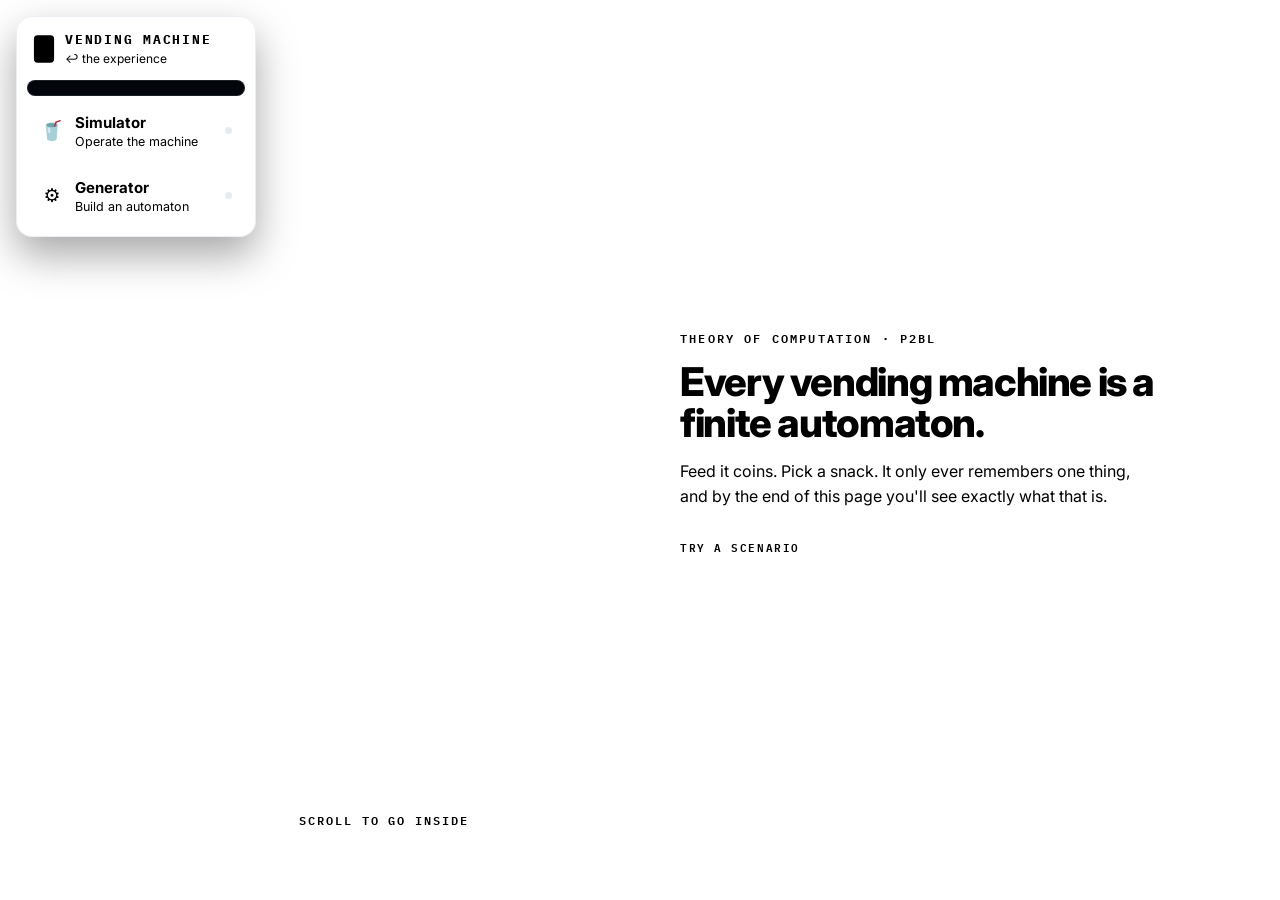
<file: web/index.html>
<!doctype html>
<html lang="en">
<head>
<meta charset="utf-8">
<meta name="viewport" content="width=device-width, initial-scale=1">
<title>STATE MACHINE: inside a vending automaton</title>
<link rel="preconnect" href="https://fonts.googleapis.com">
<link href="https://fonts.googleapis.com/css2?family=IBM+Plex+Mono:wght@400;500;600&family=Inter:wght@400;500;600;700;800&display=swap" rel="stylesheet">
<style>
:root { /*__PALETTE__*/
  --sans: 'Inter', system-ui, -apple-system, 'Segoe UI', Roboto, sans-serif;
  --mono: 'IBM Plex Mono', ui-monospace, Menlo, Consolas, monospace;
  --line: rgba(155, 174, 195, .16);
}
* { box-sizing: border-box; }
html { scroll-behavior: smooth; }
body { margin: 0; background: var(--bg); color: var(--text); font-family: var(--sans);
  -webkit-font-smoothing: antialiased; overflow-x: hidden; }
button { font: inherit; color: inherit; }
.mono { font-family: var(--mono); }

/* ─── 3D stage (fixed behind hero + dive) ─── */
#stage { position: fixed; inset: 0; width: 100vw; height: 100vh; display: block; z-index: 0; }
#callouts { position: fixed; inset: 0; pointer-events: none; z-index: 2; }
.callout { position: absolute; left: 0; top: 0; opacity: 0; transition: opacity .35s ease;
  display: flex; align-items: center; gap: 10px; white-space: nowrap; }
.callout .pin { width: 9px; height: 9px; border-radius: 50%; background: var(--secondary);
  box-shadow: 0 0 0 4px rgba(116,199,245,.18); flex: none; }
.callout .rule { width: 46px; height: 1px; background: var(--secondary); opacity: .6; }
.callout .sym { font: 600 22px/1 var(--mono); color: var(--text); }
.callout .txt { font-size: 14px; color: var(--text); }
.callout .sym, .callout .txt { background: rgba(11,18,32,.86); padding: 5px 8px; border-radius: 6px; }
.callout .sym { padding: 3px 8px; }
.callout.left { flex-direction: row-reverse; transform: translateX(-100%); }

/* LCD dive overlays */
#pixels { position: fixed; inset: 0; z-index: 3; pointer-events: none; opacity: 0;
  background-color: #04070d;
  background-image: radial-gradient(circle, rgba(125,226,176,.55) 0 1.1px, transparent 1.6px);
  background-size: 7px 7px; }
#blueprint-flash { position: fixed; inset: 0; z-index: 4; pointer-events: none; opacity: 0;
  background: var(--bg); }

/* ─── scroll layout ───
   main is its OWN scroll container (not the page/iframe). Streamlit's
   custom-component iframe hard-codes scrolling="no" on the outer document,
   so the page itself can never scroll when this runs live inside the
   dashboard; a nested element with overflow-y:auto is unaffected by that
   restriction and scrolls normally. The standalone offline copy (a real
   top-level page) works fine here regardless, since 100vh == the window. */
main { position: relative; z-index: 5; height: 100vh; overflow-y: auto; overflow-x: hidden;
  -webkit-overflow-scrolling: touch; overscroll-behavior: contain; }
section { position: relative; }
.hero { height: 100vh; display: grid; grid-template-columns: 1.15fr 1fr; align-items: center;
  padding: 0 clamp(20px, 5vw, 80px); pointer-events: none; }
.hero .panel { grid-column: 2; pointer-events: auto; max-width: 520px; }
.kicker { font: 600 12px/1 var(--mono); letter-spacing: .18em; text-transform: uppercase;
  color: var(--secondary); margin-bottom: 18px; }
h1 { font-size: clamp(30px, 3.1vw, 46px); line-height: 1.02; letter-spacing: -.035em;
  margin: 0 0 16px; font-weight: 800; }
h1 em { font-style: normal; color: var(--primary); }
.lede { font-size: 16px; line-height: 1.55; color: var(--muted); margin: 0 0 18px; max-width: 460px; }

/* control deck: physical keys */
.deck { display: grid; gap: 8px; }
.deck .row { display: flex; gap: 8px; flex-wrap: wrap; align-items: stretch; }
.deck .lbl { font: 600 11px/1 var(--mono); letter-spacing: .14em; text-transform: uppercase;
  color: var(--muted); margin: 6px 0 2px; }
.key { position: relative; background: var(--panel); border: 1px solid rgba(155,174,195,.22);
  border-bottom: 4px solid rgba(0,0,0,.55); border-radius: 12px; padding: 10px 14px 9px;
  cursor: pointer; text-align: left; min-width: 76px;
  transition: transform .07s ease, border-color .15s ease, background .15s ease; }
.key:hover { border-color: var(--secondary); }
.key:active, .key.pressed { transform: translateY(3px); border-bottom-width: 1px; margin-bottom: 3px; }
.key:focus-visible { outline: 2px solid var(--secondary); outline-offset: 2px; }
.key .main { display: block; font-weight: 700; font-size: 16px; }
.key .sub { display: block; font: 500 12px/1.2 var(--mono); color: var(--muted); margin-top: 3px; }
.key.coin { border-radius: 999px; min-width: 64px; text-align: center; padding: 11px 16px 10px; }
.key.coin .main { font-family: var(--mono); }
.key.warn .main { color: var(--warning); }
.key.ghost { background: transparent; border-bottom-width: 1px; }
.key.afford { box-shadow: inset 3px 0 0 var(--success); }

.tape { display: flex; gap: 5px; align-items: center; min-height: 38px; flex-wrap: nowrap;
  overflow: hidden; }
.tape .cell { font: 600 14px/1 var(--mono); padding: 9px 9px; border-radius: 6px;
  background: rgba(155,174,195,.08); border: 1px solid var(--line); color: var(--muted); }
.tape .cell.now { color: var(--bg); background: var(--secondary); border-color: var(--secondary); }
.tape .cell.bad { color: var(--bg); background: var(--warning); border-color: var(--warning); }
.tape .cell.ok { color: var(--bg); background: var(--success); border-color: var(--success); }
.tape .eps { font: 500 14px var(--mono); color: var(--muted); }
.readout { font: 500 15px/1.5 var(--mono); color: var(--text); min-height: 23px; }
.readout .lam { color: var(--muted); }
.verdict { font: 600 13px/1 var(--mono); letter-spacing: .06em; margin-top: 2px; color: var(--muted); }
.verdict.ok { color: var(--success); } .verdict.bad { color: var(--warning); }

.scen { display: flex; flex-wrap: wrap; gap: 6px 14px; margin-top: 6px; }
.scen button { background: none; border: 0; padding: 4px 0; cursor: pointer; color: var(--muted);
  font-size: 14px; border-bottom: 1px dashed rgba(155,174,195,.35); }
.scen button:hover, .scen button.on { color: var(--text); border-bottom-color: var(--primary); }
.scen button .play { color: var(--primary); margin-right: 5px; font-size: 11px; }

.scroll-cue { position: absolute; left: 30%; bottom: 26px; transform: translateX(-50%);
  font: 600 12px/1 var(--mono); letter-spacing: .16em; text-transform: uppercase; color: var(--muted);
  display: flex; flex-direction: column; align-items: center; gap: 10px; pointer-events: none; }
.scroll-cue i { width: 1px; height: 38px; background: linear-gradient(var(--secondary), transparent);
  animation: cue 1.8s ease-in-out infinite; transform-origin: top; }
@keyframes cue { 0% { transform: scaleY(0); } 50% { transform: scaleY(1); } 100% { transform: scaleY(1); opacity: 0; } }

/* the dive: a long runway; the canvas does the work */
.dive { height: 340vh; }
.dive-caption { position: sticky; top: 0; height: 100vh; display: flex; align-items: flex-end;
  justify-content: center; padding-bottom: 9vh; pointer-events: none; }
.dive-caption p { font-size: clamp(20px, 2.2vw, 30px); font-weight: 700; letter-spacing: -.02em;
  margin: 0; text-align: center; max-width: 820px; opacity: 0; transition: opacity .4s ease; }
.dive-caption p span { color: var(--primary); }

/* ─── the brain ─── */
.brain { background-color: var(--bg);
  background-image: linear-gradient(rgba(116,199,245,.055) 1px, transparent 1px),
                    linear-gradient(90deg, rgba(116,199,245,.055) 1px, transparent 1px);
  background-size: 40px 40px; }
.brain-head { padding: 12vh clamp(20px, 5vw, 80px) 4vh; text-align: center; }
.brain-head .kicker { color: var(--success); }
.tuple { font: 600 clamp(28px, 4.4vw, 58px)/1.1 var(--mono); letter-spacing: -.02em; margin: 6px 0 16px; }
.tuple span { display: inline-block; opacity: 0; transform: translateY(14px);
  transition: opacity .5s ease, transform .5s ease, color .2s; cursor: default; }
.tuple.in span { opacity: 1; transform: none; }
.tuple span.part:hover { color: var(--secondary); }
.brain-head p { color: var(--muted); font-size: 17px; margin: 0 auto; max-width: 640px; line-height: 1.55; }

.brain-body { display: grid; grid-template-columns: minmax(0, 1.35fr) minmax(0, 1fr); gap: 3vw;
  padding: 0 clamp(20px, 4vw, 64px) 10vh; }
.graph-wrap { position: sticky; top: 4vh; height: 92vh; display: flex; flex-direction: column; }
.graph-top { display: flex; justify-content: space-between; align-items: baseline; gap: 16px;
  padding: 6px 4px 8px; }
.graph-top .now { font: 600 15px var(--mono); }
.graph-top .now b { color: var(--primary); font-weight: 600; }
#graph { flex: 1; width: 100%; min-height: 0; }
.chapters { padding-top: 6vh; }
.chapter { min-height: 88vh; padding: 6vh 0; display: flex; flex-direction: column; justify-content: center;
  opacity: .28; transition: opacity .35s ease; }
.chapter.active { opacity: 1; }
.chapter .n { font: 600 12px/1 var(--mono); letter-spacing: .16em; color: var(--primary); text-transform: uppercase; }
.chapter h2 { font-size: clamp(26px, 2.5vw, 36px); line-height: 1.12; letter-spacing: -.025em; margin: 12px 0 14px; }
.chapter h2 .m { font-family: var(--mono); color: var(--secondary); font-weight: 600; }
.chapter p { font-size: 16.5px; line-height: 1.62; color: var(--muted); margin: 0 0 14px; }
.chapter p b { color: var(--text); font-weight: 600; }
.big-num { font: 600 76px/1 var(--mono); color: var(--text); letter-spacing: -.04em; }
.big-num small { font-size: 18px; color: var(--muted); letter-spacing: 0; margin-left: 10px; }

/* δ table */
.dtable { border-collapse: collapse; font: 500 13.5px var(--mono); margin-top: 8px; width: 100%; }
.dtable th { color: var(--muted); font-weight: 600; padding: 6px 6px; text-align: center; border-bottom: 1px solid var(--line); }
.dtable th.rowh { text-align: left; }
.dtable td { padding: 6px 6px; text-align: center; border-bottom: 1px solid var(--line); color: var(--muted);
  cursor: pointer; transition: background .12s; }
.dtable td.dead { color: var(--warning); } .dtable td.acc { color: var(--success); }
.dtable tr.cur td, .dtable tr.cur th { background: rgba(255,111,145,.1); color: var(--text); }
.dtable tr.cur th { color: var(--primary); }
.dtable td:hover { background: rgba(116,199,245,.16); color: var(--text); }
.dtable td.taken { outline: 2px solid var(--secondary); outline-offset: -2px; color: var(--text); }

.split { display: grid; grid-template-columns: 1fr 1fr; gap: 14px; margin: 6px 0 12px; }
.split > div { border-top: 2px solid var(--secondary); padding-top: 10px; }
.split > div + div { border-top-color: var(--primary); }
.split h4 { margin: 0 0 6px; font-size: 13px; letter-spacing: .12em; text-transform: uppercase; color: var(--muted); }
.split .v { font: 600 17px/1.35 var(--mono); }
.ltable { width: 100%; border-collapse: collapse; font: 500 14px var(--mono); }
.ltable td { padding: 7px 4px; border-bottom: 1px solid var(--line); }
.ltable td:first-child { color: var(--secondary); width: 80px; }
.ltable td.beep { color: var(--warning); }
.ltable td.give { color: var(--success); }

.strings { display: grid; gap: 7px; margin-top: 6px; }
.strings button { display: flex; justify-content: space-between; gap: 12px; align-items: center;
  background: rgba(155,174,195,.05); border: 1px solid var(--line); border-radius: 9px;
  padding: 10px 12px; cursor: pointer; font: 500 14px var(--mono); text-align: left; }
.strings button:hover { border-color: var(--secondary); }
.strings .res { font-weight: 600; font-size: 12px; letter-spacing: .08em; color: var(--muted); }
.strings .res.ok { color: var(--success); } .strings .res.bad { color: var(--warning); }

.replay { align-self: flex-start; margin-top: 6px; }

/* outro */
.outro { min-height: 80vh; display: flex; flex-direction: column; align-items: center; justify-content: center;
  text-align: center; padding: 10vh 20px; }
.outro h2 { font-size: clamp(30px, 3.4vw, 46px); letter-spacing: -.03em; margin: 0 0 12px; }
.outro p { color: var(--muted); font-size: 17px; max-width: 560px; line-height: 1.55; margin: 0 0 26px; }
.outro .row { display: flex; gap: 12px; flex-wrap: wrap; justify-content: center; }
.key.cta { background: var(--primary); color: var(--bg); border-color: var(--primary); }
.key.cta .sub { color: rgba(11,18,32,.7); }

/* ─── SVG graph ─── */
#graph .node circle.ring { fill: var(--panel); stroke: var(--muted); stroke-width: 1.6; transition: fill .25s, stroke .25s; }
#graph .node circle.inner { fill: none; stroke: var(--success); stroke-width: 1.6; }
#graph .node.accept circle.ring { stroke: var(--success); }
#graph .node.dead circle.ring { stroke: var(--warning); stroke-dasharray: 5 4; }
#graph .node text { font: 600 16px var(--mono); fill: var(--text); text-anchor: middle; dominant-baseline: central; pointer-events: none; }
#graph .node .cap { font: 500 14px var(--mono); fill: var(--muted); }
#graph .node.cur circle.ring { fill: var(--primary); stroke: var(--primary); }
#graph .node.cur text.name { fill: var(--bg); }
#graph .node.prev circle.ring { stroke: var(--secondary); stroke-width: 3; }
#graph .edge path { fill: none; stroke: var(--muted); stroke-width: 1.3; opacity: .13; transition: opacity .25s, stroke .25s, stroke-width .25s; }
#graph .edge text { font: 600 15px var(--mono); fill: var(--muted); text-anchor: middle; dominant-baseline: central;
  opacity: 0; transition: opacity .25s; paint-order: stroke; stroke: var(--bg); stroke-width: 5px; stroke-linejoin: round; }
#graph .edge.out path { opacity: .8; stroke: var(--text); }
#graph .edge.out text { opacity: 1; fill: var(--text); }
#graph .edge.taken path { opacity: 1; stroke: var(--secondary); stroke-width: 3; }
#graph .edge.taken text { opacity: 1; fill: var(--secondary); }
#graph .edge.hl path { opacity: 1; stroke: var(--secondary); stroke-width: 3; }
#graph .edge.hl text { opacity: 1; fill: var(--secondary); }
#graph .token { fill: var(--primary); }
#graph .startarrow { stroke: var(--muted); stroke-width: 1.6; }

/* chapter modes */
#graph.mode-intro .edge path { opacity: .32; }
#graph.mode-states .node:not(.accept):not(.dead) circle.ring { stroke: var(--secondary); stroke-width: 2.4; }
#graph.mode-states .edge path { opacity: .06; }
#graph.mode-fates .node.accept circle.ring { fill: rgba(125,226,176,.16); stroke-width: 3; }
#graph.mode-fates .node.dead circle.ring { fill: rgba(255,179,107,.14); stroke-width: 3; }
#graph .naive, #graph .ghosts, #graph .capline { opacity: 0; transition: opacity .4s; pointer-events: none; }
#graph.mode-min .naive { opacity: 1; }
#graph.mode-min .edge { opacity: .25; }
#graph .naive g { transition: transform 1.1s cubic-bezier(.6,0,.2,1), opacity 1.1s; }
#graph .naive circle { fill: var(--panel); stroke: var(--success); stroke-width: 1.6; }
#graph .naive text { font: 600 12px var(--mono); fill: var(--text); text-anchor: middle; dominant-baseline: central; }
#graph.mode-min.merging .naive g { opacity: 0; }
#graph.mode-min:not(.merged) .node.accept { opacity: .15; }
#graph .node { transition: opacity .6s; }
#graph.mode-regular .ghosts, #graph.mode-regular .capline { opacity: 1; }
#graph.mode-regular .edge { opacity: .3; }
#graph .ghosts circle { fill: none; stroke: var(--warning); stroke-dasharray: 4 4; stroke-width: 1.6; }
#graph .ghosts text { font: 600 13px var(--mono); fill: var(--warning); text-anchor: middle; dominant-baseline: central; }
#graph .ghosts > g > g { opacity: 0; }
#graph.mode-regular .ghosts > g > g { animation: ghost 3.6s ease-in-out infinite; }
#graph.mode-regular .ghosts > g:nth-child(2) > g { animation-delay: .5s; }
#graph.mode-regular .ghosts > g:nth-child(3) > g { animation-delay: 1s; }
@keyframes ghost { 0% { opacity: 0; transform: translateX(-20px); } 25%, 60% { opacity: .9; transform: none; } 100% { opacity: 0; transform: translateX(26px); } }
#graph .capline line { stroke: var(--warning); stroke-width: 2; stroke-dasharray: 7 6; }
#graph .capline text { font: 600 14px var(--mono); fill: var(--warning); }

@media (max-width: 980px) {
  .hero { grid-template-columns: 1fr; align-items: end; padding-bottom: 12vh; }
  .hero .panel { grid-column: 1; background: rgba(11,18,32,.82); padding: 18px; border-radius: 14px; }
  .brain-body { grid-template-columns: 1fr; }
  .graph-wrap { top: 0; height: 58vh; z-index: 2; background: var(--bg); }
  .chapter { min-height: 70vh; }
}
@media (prefers-reduced-motion: reduce) {
  *, *::before { animation: none !important; transition: none !important; scroll-behavior: auto !important; }
}
</style>
<link rel="stylesheet" href="views.css">
</head>
<body>
<canvas id="stage" aria-label="3D vending machine. Click its coins and keys to use it."></canvas>
<div id="callouts"></div>
<div id="pixels"></div>
<div id="blueprint-flash"></div>

<main id="scroll-root">
  <!-- 1 · the machine -->
  <section class="hero" id="hero">
    <div class="panel">
      <div class="kicker">Theory of Computation · P2BL</div>
      <h1>Every vending machine is a <em>finite automaton</em>.</h1>
      <p class="lede">Feed it coins. Pick a snack. It only ever remembers one thing, and by the
        end of this page you'll see exactly what that is.</p>
      <div class="deck" id="deck-hero"></div>
      <div class="deck" style="margin-top:14px">
        <div class="lbl">Try a scenario</div>
        <div class="scen" id="scenarios"></div>
      </div>
    </div>
    <div class="scroll-cue">Scroll to go inside<i></i></div>
  </section>

  <!-- 2 · the dive -->
  <section class="dive" id="dive">
    <div class="dive-caption"><p id="dive-text"></p></div>
  </section>

  <!-- 3 · the brain -->
  <section class="brain" id="brain">
    <div class="brain-head">
      <div class="kicker">Inside the LCD</div>
      <div class="tuple" id="tuple">
        <span>M</span> <span>=</span> <span>(</span><span class="part" data-p="Q">Q</span><span>,</span>
        <span class="part" data-p="S">Σ</span><span>,</span> <span class="part" data-p="d">δ</span><span>,</span>
        <span class="part" data-p="q0">q₀</span><span>,</span> <span class="part" data-p="F">F</span><span>)</span>
      </div>
      <p>This is the machine you just used, with the case removed. Same state, same inputs: whatever
        you press down here, the machine upstairs does too.</p>
    </div>

    <div class="brain-body">
      <div class="graph-wrap">
        <div class="graph-top">
          <div class="now">current state <b id="g-state">q0</b></div>
          <div class="readout" id="g-readout"></div>
        </div>
        <svg id="graph" class="mode-intro" viewBox="0 70 980 590" role="img" aria-label="DFA state diagram"></svg>
      </div>

      <div class="chapters">
        <article class="chapter" data-mode="states">
          <div class="n">01 · States</div>
          <h2>It remembers <span class="m">one number</span>.</h2>
          <p>A DFA has no memory except <b>which state it is in</b>. For this machine that's the
            balance. “₹15 inserted” isn't stored anywhere; it <i>is</i> state <b class="mono">q15</b>.</p>
          <div class="big-num" id="n-states">8<small>states in Q</small></div>
          <p style="margin-top:14px" id="states-note"></p>
        </article>

        <article class="chapter" data-mode="delta">
          <div class="n">02 · Transitions</div>
          <h2>One arrow per symbol. <span class="m">Always.</span></h2>
          <p>Every coin and button is a symbol in <b class="mono">Σ</b>. From any state, each symbol
            has exactly one arrow: that's the <i>deterministic</i> in DFA. Press keys and watch
            the highlighted row and arrows.</p>
          <div class="deck" id="deck-brain"></div>
          <table class="dtable" id="dtable"></table>
        </article>

        <article class="chapter" data-mode="fates">
          <div class="n">03 · Accept or trap</div>
          <h2>Two ways to end: <span class="m" style="color:var(--success)">q_done</span> or <span class="m" style="color:var(--warning)">q_dead</span>.</h2>
          <p>A transaction is one input string <b class="mono">w</b>. It's <b>accepted</b> if it ends in
            the accepting state (double ring). Overpaying, buying what you can't afford, or pressing
            anything after a purchase drops it into the <b>trap</b>, which has no exit.</p>
          <div class="strings" id="strings"></div>
        </article>

        <article class="chapter" data-mode="lambda">
          <div class="n">04 · Output</div>
          <h2>The DFA decides. The <span class="m">Mealy</span> machine acts.</h2>
          <p>A plain DFA only says yes or no. The Mealy layer <b class="mono">λ(q, a)</b> attaches a
            physical output to every arrow: dispense, give change, refund, or beep.</p>
          <div class="split">
            <div><h4>DFA · δ</h4><div class="v" id="split-d">–</div></div>
            <div><h4>Mealy · λ</h4><div class="v" id="split-l">–</div></div>
          </div>
          <table class="ltable" id="ltable"></table>
        </article>

        <article class="chapter" data-mode="min">
          <div class="n">05 · Minimisation</div>
          <h2><span class="m" id="min-from">16</span> states in, <span class="m" id="min-to">8</span> out.</h2>
          <p>The first design had a separate “done” state for every product-and-change combination.
            Hopcroft's algorithm proved they're <b>indistinguishable</b>: no future input can tell them
            apart. So they merge into one <b class="mono">q_done</b>.</p>
          <p id="min-note"></p>
          <button class="key replay" id="replay-min"><span class="main">Replay the merge</span><span class="sub">our own Hopcroft implementation</span></button>
        </article>

        <article class="chapter" data-mode="regular">
          <div class="n">06 · Why it's regular</div>
          <h2>The cap is what makes it <span class="m">finite</span>.</h2>
          <p>Without a limit, every extra coin would need a new state (<span class="mono">q30, q35, q40…</span>),
            forever. No finite automaton can do that. The <b id="cap-label">₹25 cap</b> cuts the
            list off, so Q is finite and the language is <b>regular</b>.</p>
        </article>
      </div>
    </div>
  </section>

  <!-- 4 · outro -->
  <section class="outro" id="outro">
    <div class="kicker">q_done</div>
    <h2>Now you've seen the brain.</h2>
    <p>Build your own coin set and product list on the Generator page and it shows up here as a new
      machine. Open the sidebar (top-left) to switch pages.</p>
    <div class="row">
      <button class="key" id="to-top"><span class="main">Back to the machine ↑</span><span class="sub">keeps your current state</span></button>
    </div>
  </section>
</main>

<!-- ═══ navigation: the machine's side plate ═══ -->
<nav class="vm-nav" id="vm-nav" aria-label="Machine sections">
  <button class="vm-brand" data-view="home" title="Back to the experience">
    <svg class="vm-mark" viewBox="0 0 24 32" aria-hidden="true">
      <rect x="1" y="1" width="22" height="30" rx="4" class="body"/>
      <rect x="4" y="5" width="11" height="17" rx="1.5" class="glass"/>
      <rect x="17" y="5" width="3.5" height="3" rx=".6" class="lcd"/>
      <rect x="4" y="25" width="11" height="3" rx="1" class="bay"/>
    </svg>
    <span class="vm-brand-txt"><b>VENDING MACHINE</b><small>↩ the experience</small></span>
  </button>
  <div class="vm-nav-lcd mono" id="nav-lcd" title="Current DFA state and balance"></div>
  <button class="vm-nav-item" data-view="sim">
    <span class="ico">🥤</span><span class="t"><b>Simulator</b><small>Operate the machine</small></span><i class="led"></i>
  </button>
  <button class="vm-nav-item" data-view="gen">
    <span class="ico">⚙️</span><span class="t"><b>Generator</b><small>Build an automaton</small></span><i class="led"></i>
  </button>
</nav>

<!-- ═══ Simulator: operate the physical machine ═══ -->
<section class="vm-view" id="view-sim" aria-label="Simulator" hidden>
  <div class="sim-panel" id="sim-panel"></div>
</section>

<!-- ═══ Generator: the engineering bay ═══ -->
<section class="vm-view" id="view-gen" aria-label="Generator" hidden>
  <div class="gen-wrap" id="gen-wrap"></div>
</section>

<div id="boot-crash" style="display:none;position:fixed;inset:0;z-index:99999;background:#1a0b0f;
  color:#ffd7d7;font:14px/1.6 ui-monospace,Menlo,Consolas,monospace;padding:28px;overflow:auto;
  white-space:pre-wrap;"></div>
<script>
/* If anything below throws (a WebGL quirk, a blocked API, a bad browser),
   show it on the page instead of failing to a silent blank screen — this
   file has no console when it's opened standalone as a viva backup. */
(function () {
  function showBootCrash(msg) {
    var el = document.getElementById('boot-crash');
    if (!el) return;
    el.style.display = 'block';
    el.textContent = 'This offline copy hit an error while starting:\n\n' + msg +
      '\n\nTry a different browser (Chrome or Firefox work best), or open DevTools ' +
      '(F12 or Cmd+Opt+J) → Console for the full trace. The Simulator/Generator ' +
      'dashboard on the deployed app is unaffected by this file.';
  }
  window.addEventListener('error', function (e) {
    showBootCrash((e.error && e.error.stack) || e.message || String(e.error || e));
  });
  window.addEventListener('unhandledrejection', function (e) {
    showBootCrash((e.reason && e.reason.stack) || String(e.reason));
  });
})();
</script>
<script src="vendor/three.min.js"></script>
<script>
/* DATA — produced by the Python backend (core.generator + core.minimize).
   Offline copies get it inlined here; inside the app it arrives from Python. */
window.__VM_DATA__ = /*__DATA__*/null;
</script>
<script src="experience.js"></script>
<script src="views.js"></script>
<script src="boot.js"></script>
</body>
</html>
</file>
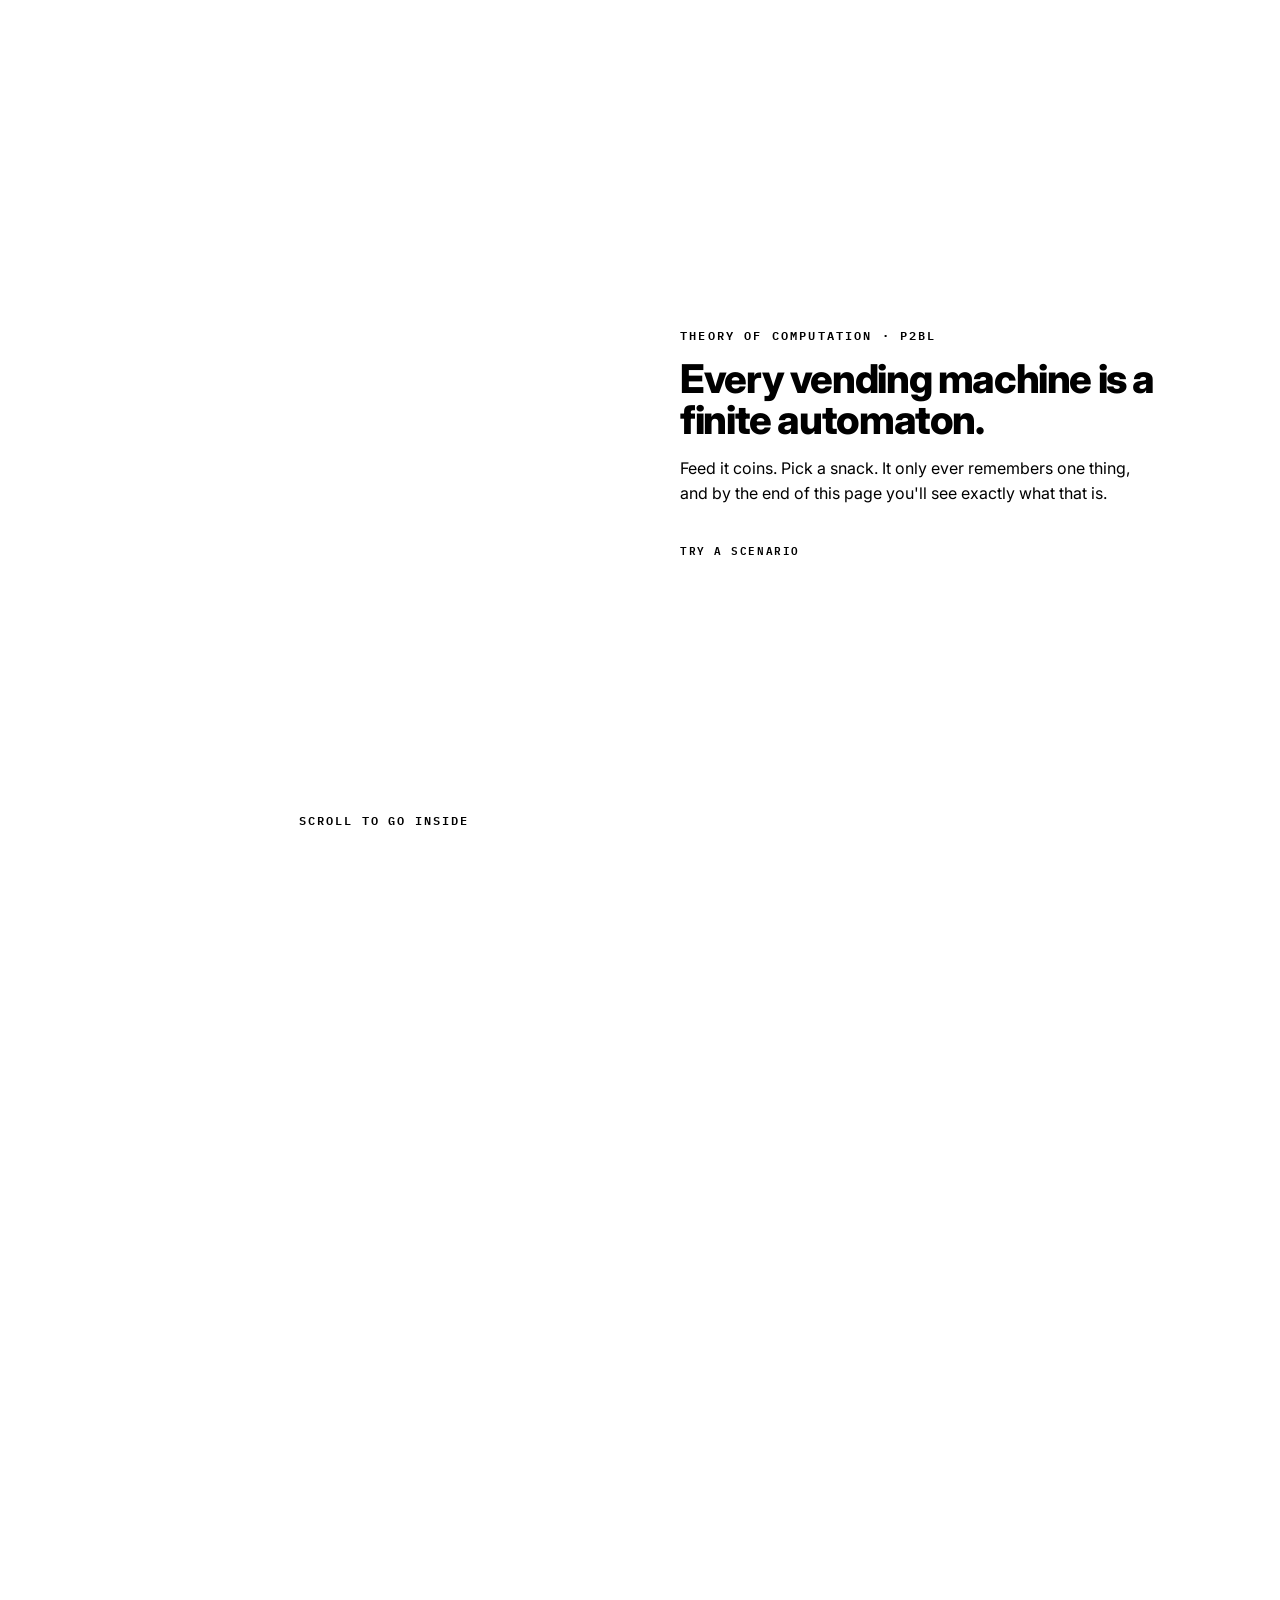
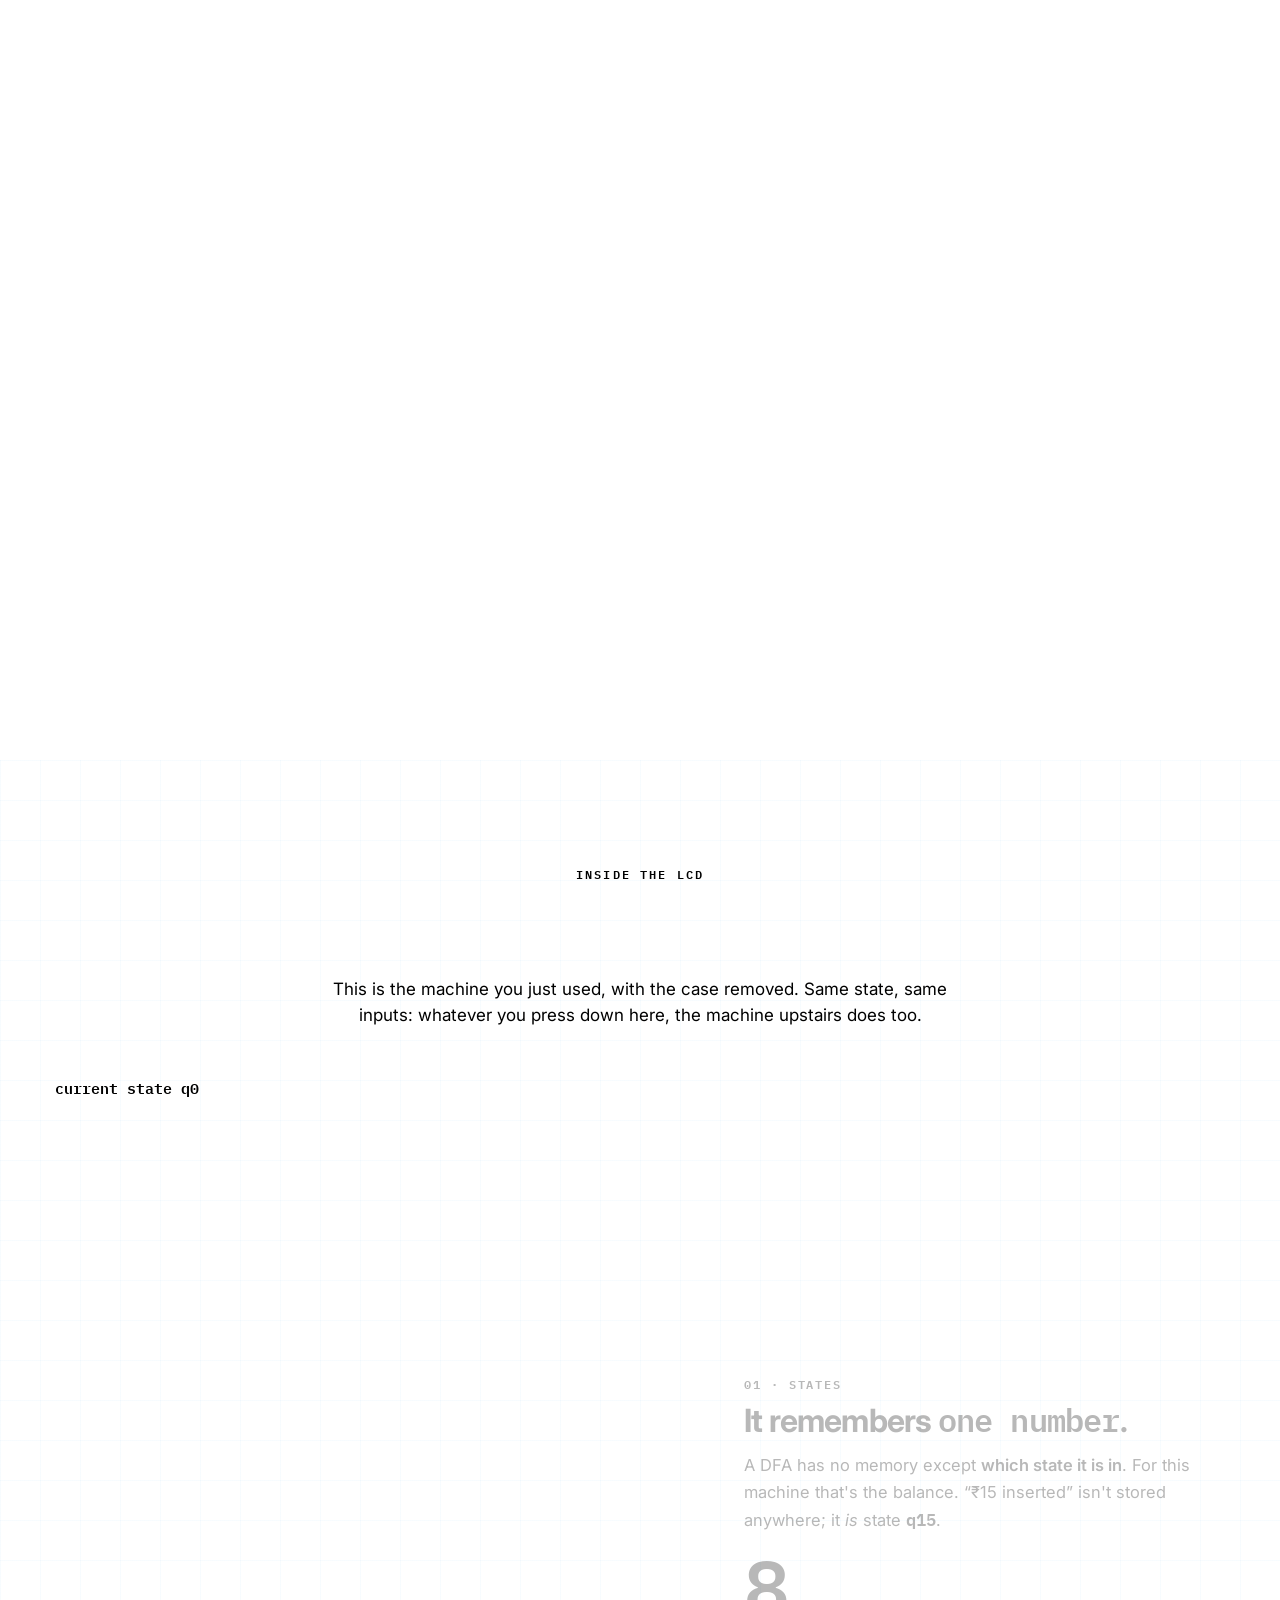
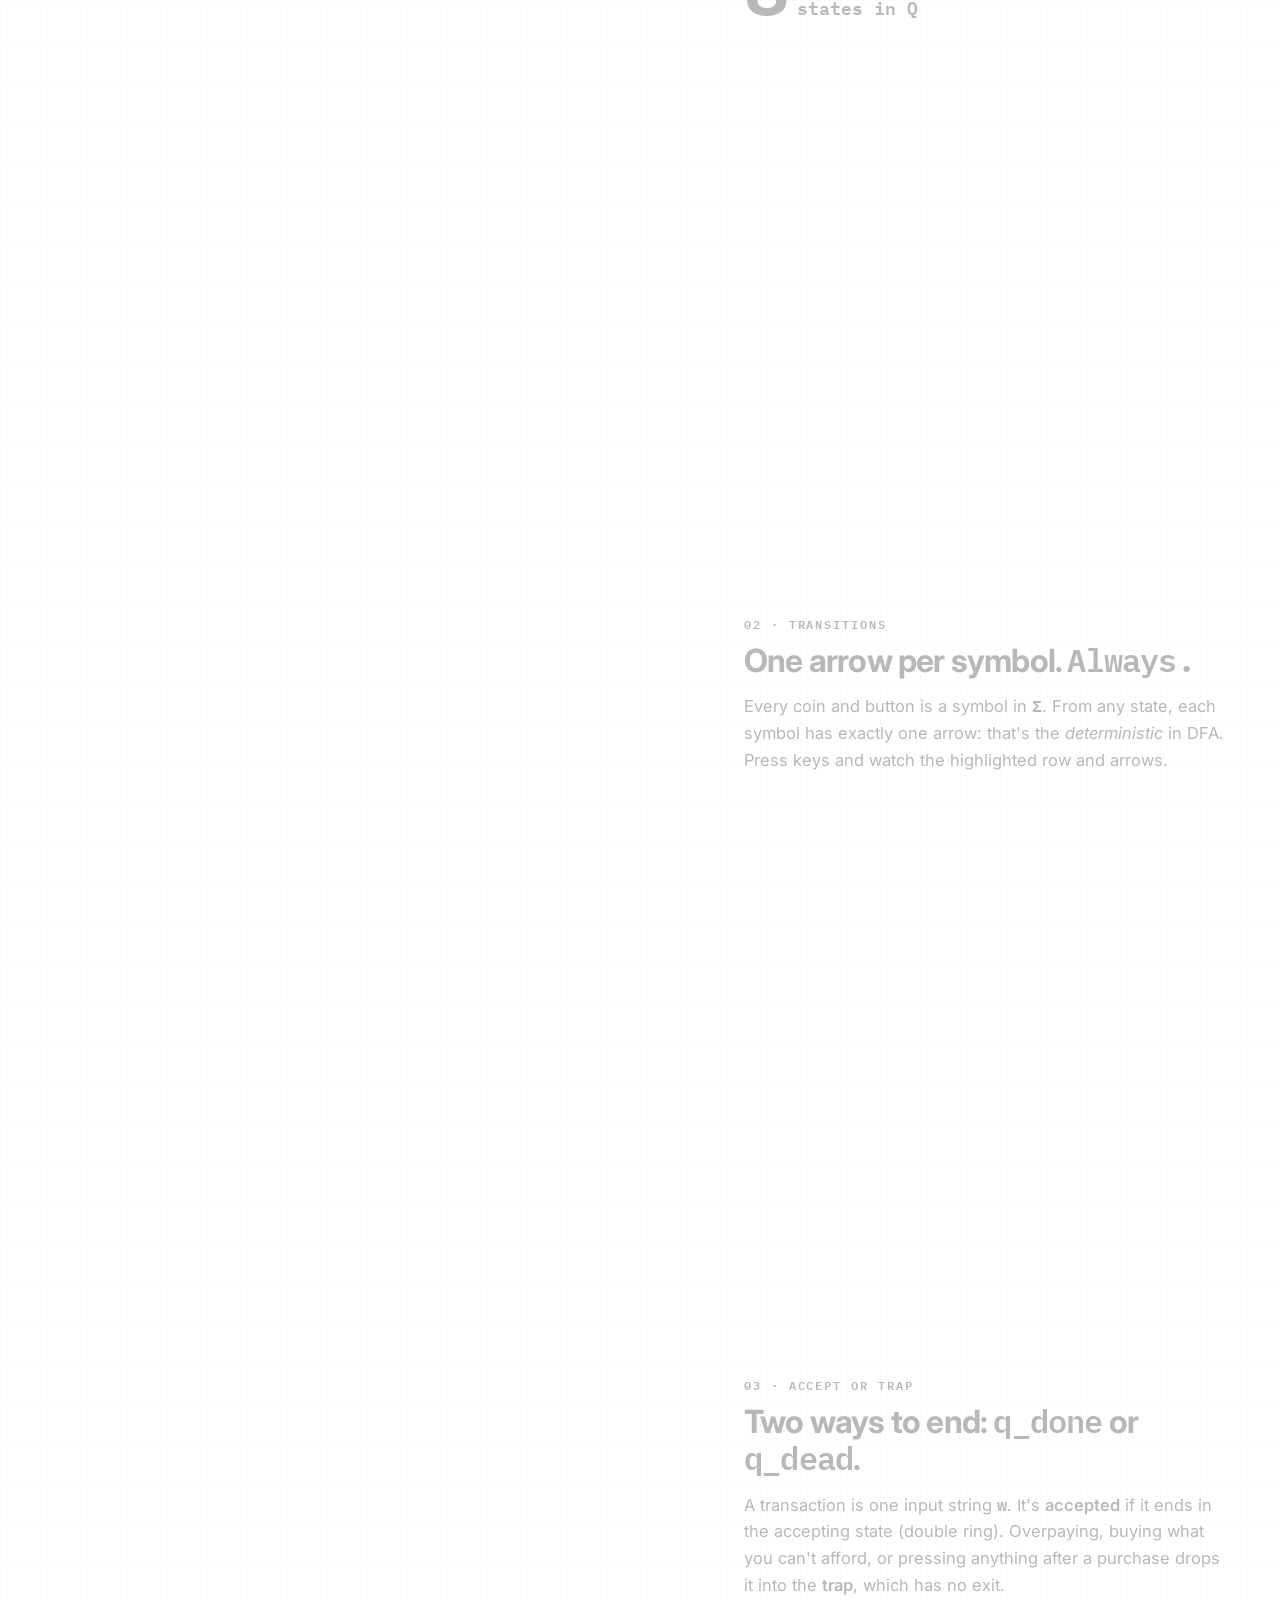
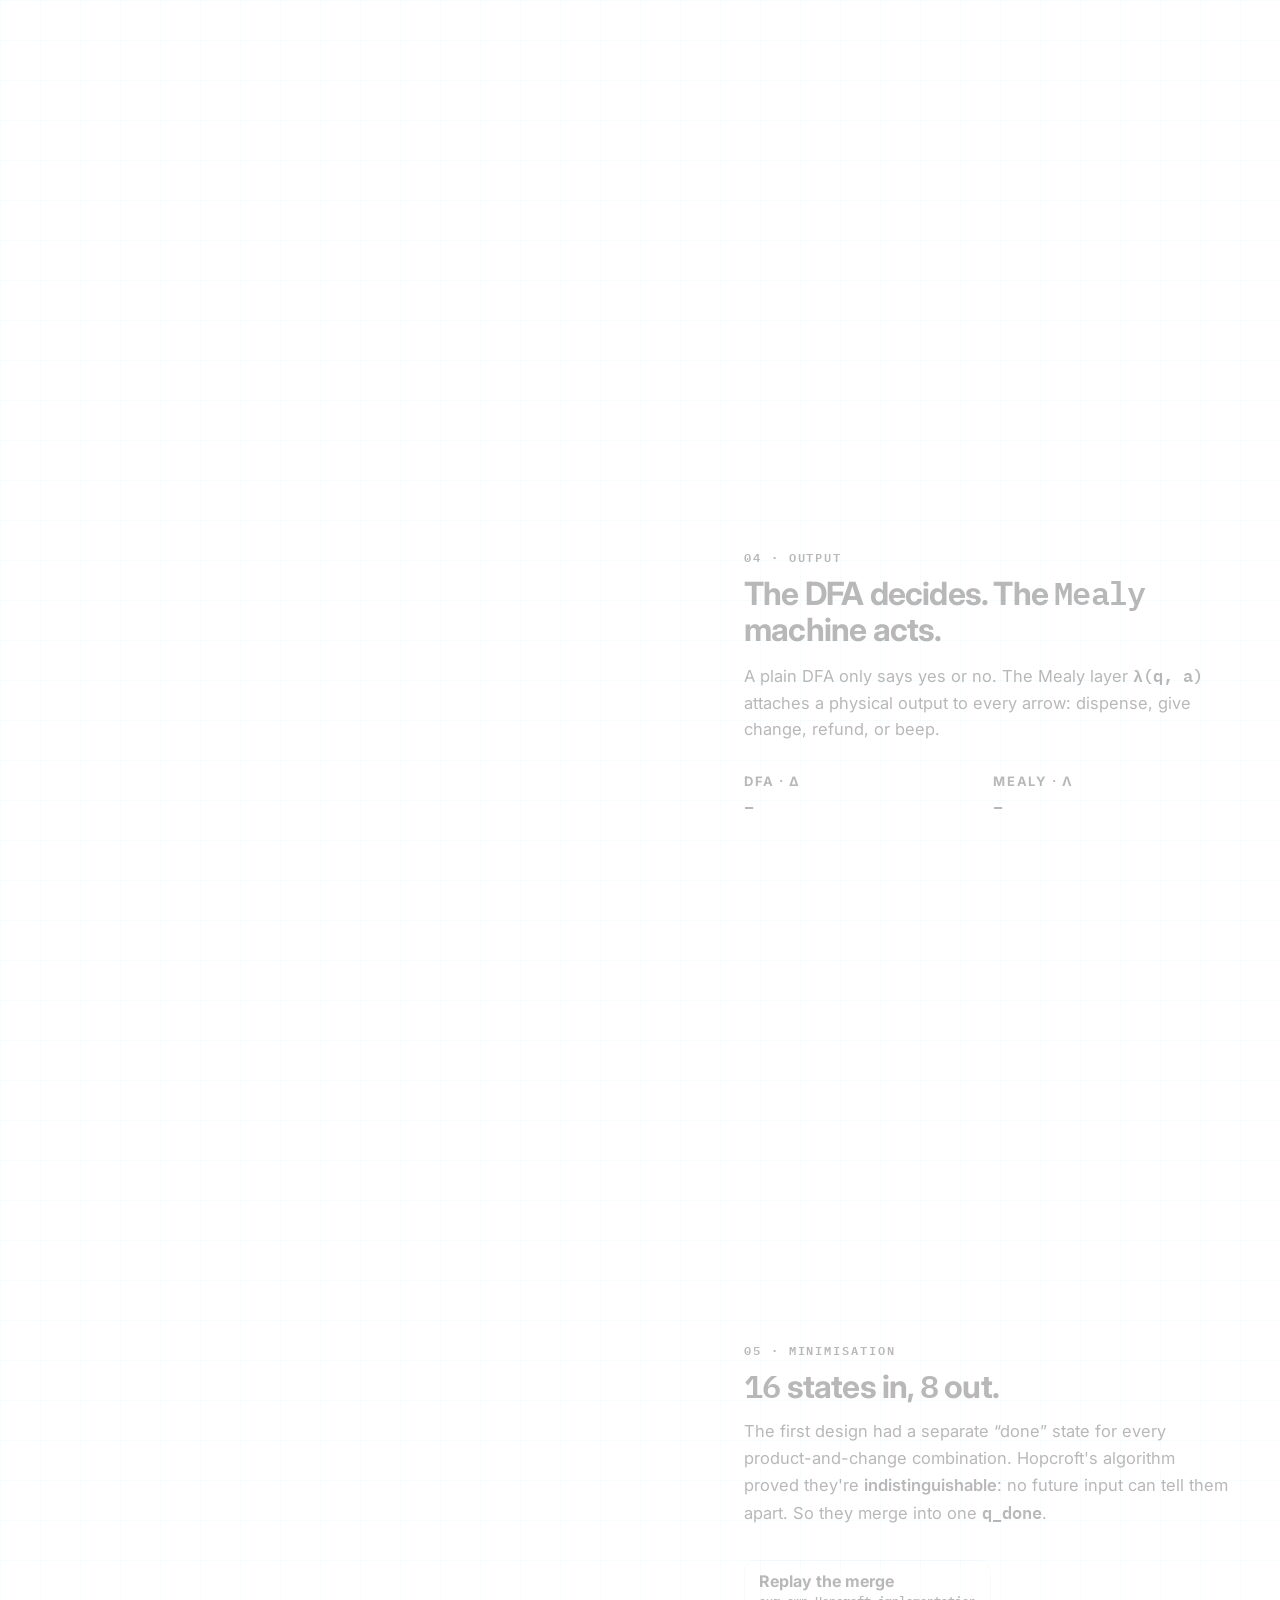
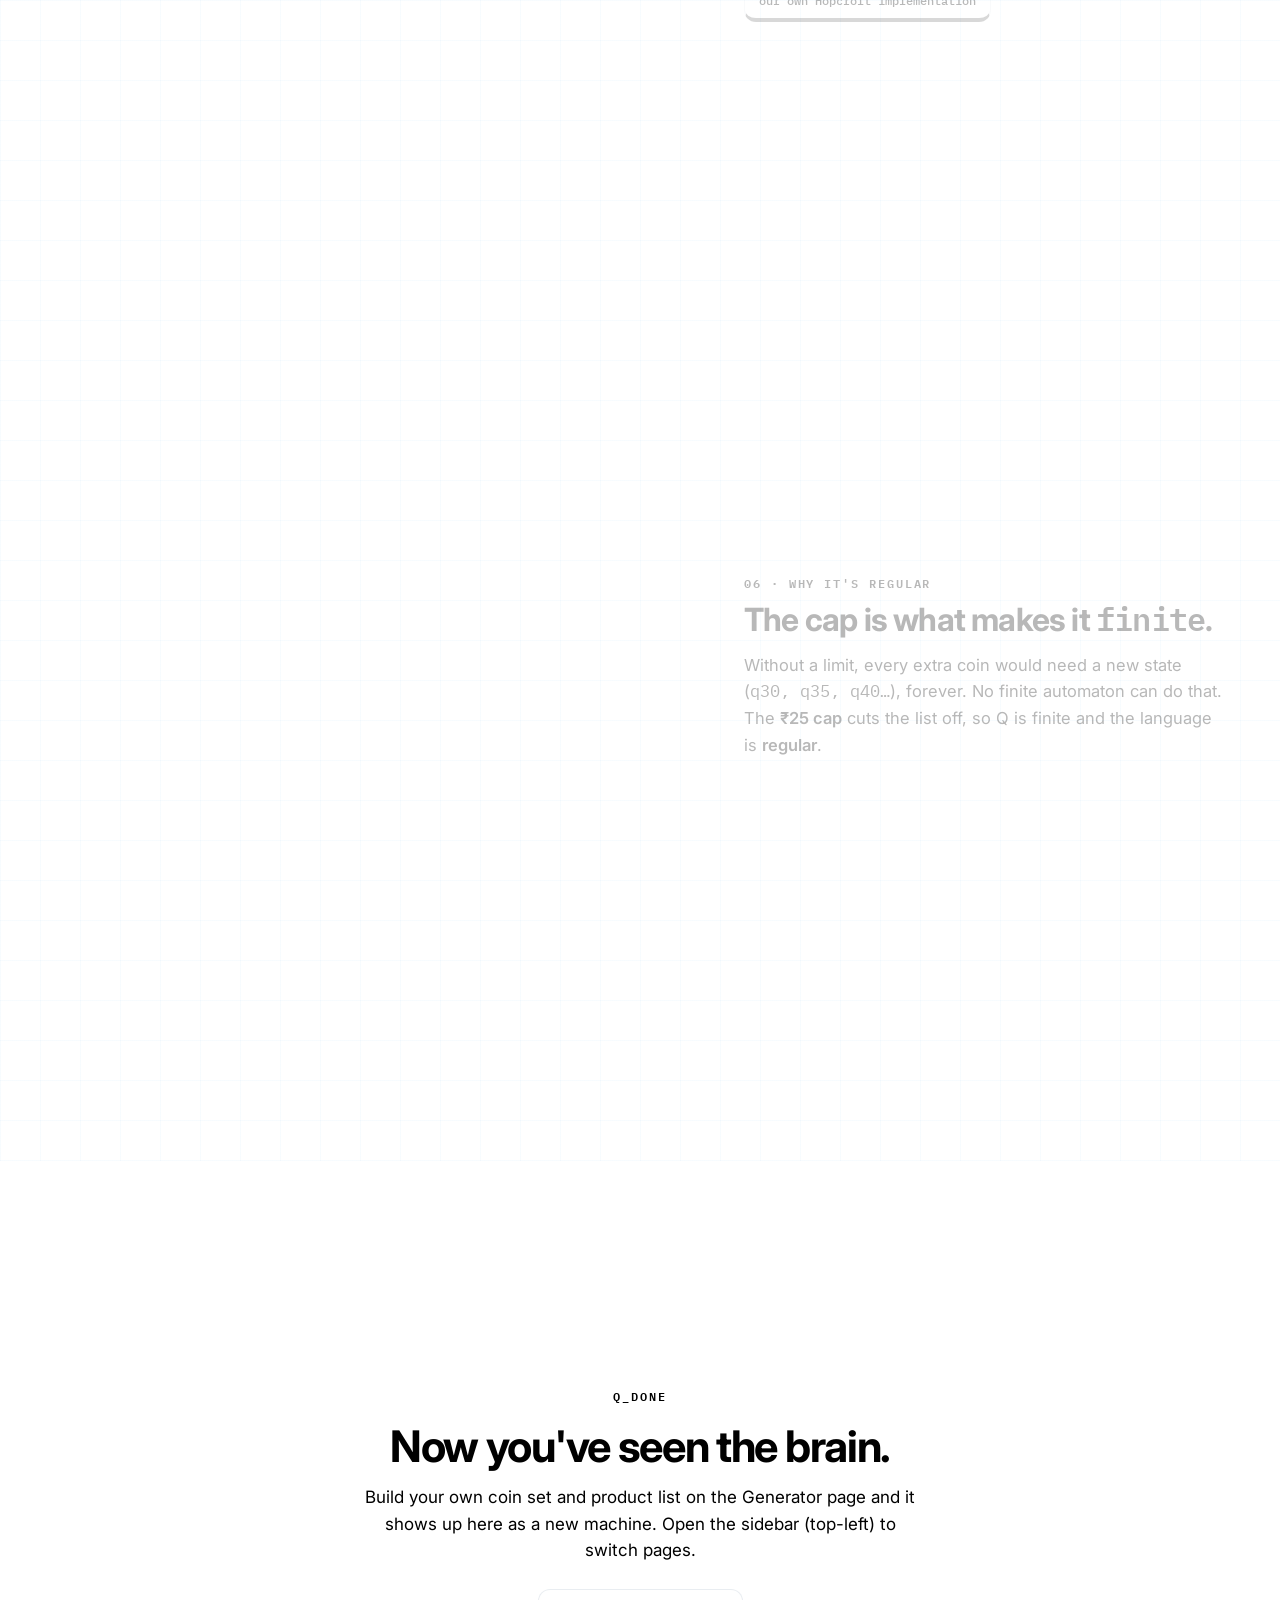
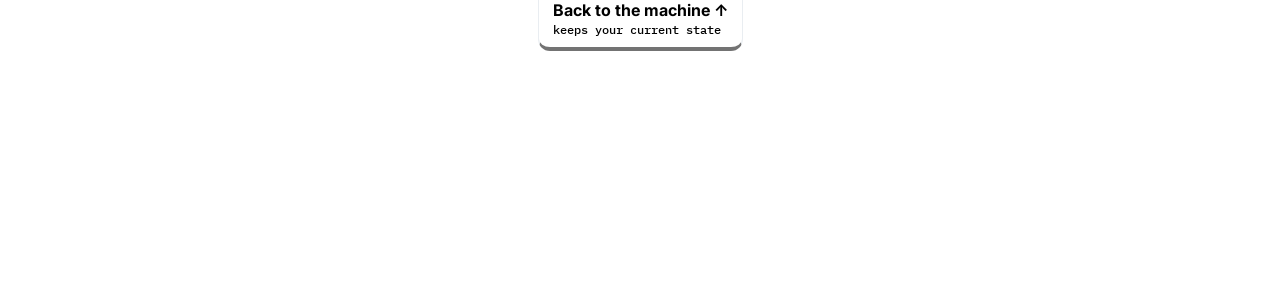
<file: web/experience.html>
<!doctype html>
<html lang="en">
<head>
<meta charset="utf-8">
<meta name="viewport" content="width=device-width, initial-scale=1">
<title>STATE MACHINE: inside a vending automaton</title>
<link rel="preconnect" href="https://fonts.googleapis.com">
<link href="https://fonts.googleapis.com/css2?family=IBM+Plex+Mono:wght@400;500;600&family=Inter:wght@400;500;600;700;800&display=swap" rel="stylesheet">
<style>
:root { /*__PALETTE__*/
  --sans: 'Inter', system-ui, -apple-system, 'Segoe UI', Roboto, sans-serif;
  --mono: 'IBM Plex Mono', ui-monospace, Menlo, Consolas, monospace;
  --line: rgba(155, 174, 195, .16);
}
* { box-sizing: border-box; }
html { scroll-behavior: smooth; }
body { margin: 0; background: var(--bg); color: var(--text); font-family: var(--sans);
  -webkit-font-smoothing: antialiased; overflow-x: hidden; }
button { font: inherit; color: inherit; }
.mono { font-family: var(--mono); }

/* ─── 3D stage (fixed behind hero + dive) ─── */
#stage { position: fixed; inset: 0; width: 100vw; height: 100vh; display: block; z-index: 0; }
#callouts { position: fixed; inset: 0; pointer-events: none; z-index: 2; }
.callout { position: absolute; left: 0; top: 0; opacity: 0; transition: opacity .35s ease;
  display: flex; align-items: center; gap: 10px; white-space: nowrap; }
.callout .pin { width: 9px; height: 9px; border-radius: 50%; background: var(--secondary);
  box-shadow: 0 0 0 4px rgba(116,199,245,.18); flex: none; }
.callout .rule { width: 46px; height: 1px; background: var(--secondary); opacity: .6; }
.callout .sym { font: 600 22px/1 var(--mono); color: var(--text); }
.callout .txt { font-size: 14px; color: var(--text); }
.callout .sym, .callout .txt { background: rgba(11,18,32,.86); padding: 5px 8px; border-radius: 6px; }
.callout .sym { padding: 3px 8px; }
.callout.left { flex-direction: row-reverse; transform: translateX(-100%); }

/* LCD dive overlays */
#pixels { position: fixed; inset: 0; z-index: 3; pointer-events: none; opacity: 0;
  background-color: #04070d;
  background-image: radial-gradient(circle, rgba(125,226,176,.55) 0 1.1px, transparent 1.6px);
  background-size: 7px 7px; }
#blueprint-flash { position: fixed; inset: 0; z-index: 4; pointer-events: none; opacity: 0;
  background: var(--bg); }

/* ─── scroll layout ─── */
main { position: relative; z-index: 5; }
section { position: relative; }
.hero { height: 100vh; display: grid; grid-template-columns: 1.15fr 1fr; align-items: center;
  padding: 0 clamp(20px, 5vw, 80px); pointer-events: none; }
.hero .panel { grid-column: 2; pointer-events: auto; max-width: 520px; }
.kicker { font: 600 12px/1 var(--mono); letter-spacing: .18em; text-transform: uppercase;
  color: var(--secondary); margin-bottom: 18px; }
h1 { font-size: clamp(30px, 3.1vw, 46px); line-height: 1.02; letter-spacing: -.035em;
  margin: 0 0 16px; font-weight: 800; }
h1 em { font-style: normal; color: var(--primary); }
.lede { font-size: 16px; line-height: 1.55; color: var(--muted); margin: 0 0 18px; max-width: 460px; }

/* control deck: physical keys */
.deck { display: grid; gap: 8px; }
.deck .row { display: flex; gap: 8px; flex-wrap: wrap; align-items: stretch; }
.deck .lbl { font: 600 11px/1 var(--mono); letter-spacing: .14em; text-transform: uppercase;
  color: var(--muted); margin: 6px 0 2px; }
.key { position: relative; background: var(--panel); border: 1px solid rgba(155,174,195,.22);
  border-bottom: 4px solid rgba(0,0,0,.55); border-radius: 12px; padding: 10px 14px 9px;
  cursor: pointer; text-align: left; min-width: 76px;
  transition: transform .07s ease, border-color .15s ease, background .15s ease; }
.key:hover { border-color: var(--secondary); }
.key:active, .key.pressed { transform: translateY(3px); border-bottom-width: 1px; margin-bottom: 3px; }
.key:focus-visible { outline: 2px solid var(--secondary); outline-offset: 2px; }
.key .main { display: block; font-weight: 700; font-size: 16px; }
.key .sub { display: block; font: 500 12px/1.2 var(--mono); color: var(--muted); margin-top: 3px; }
.key.coin { border-radius: 999px; min-width: 64px; text-align: center; padding: 11px 16px 10px; }
.key.coin .main { font-family: var(--mono); }
.key.warn .main { color: var(--warning); }
.key.ghost { background: transparent; border-bottom-width: 1px; }
.key.afford { box-shadow: inset 3px 0 0 var(--success); }

.tape { display: flex; gap: 5px; align-items: center; min-height: 38px; flex-wrap: nowrap;
  overflow: hidden; }
.tape .cell { font: 600 14px/1 var(--mono); padding: 9px 9px; border-radius: 6px;
  background: rgba(155,174,195,.08); border: 1px solid var(--line); color: var(--muted); }
.tape .cell.now { color: var(--bg); background: var(--secondary); border-color: var(--secondary); }
.tape .cell.bad { color: var(--bg); background: var(--warning); border-color: var(--warning); }
.tape .cell.ok { color: var(--bg); background: var(--success); border-color: var(--success); }
.tape .eps { font: 500 14px var(--mono); color: var(--muted); }
.readout { font: 500 15px/1.5 var(--mono); color: var(--text); min-height: 23px; }
.readout .lam { color: var(--muted); }
.verdict { font: 600 13px/1 var(--mono); letter-spacing: .06em; margin-top: 2px; color: var(--muted); }
.verdict.ok { color: var(--success); } .verdict.bad { color: var(--warning); }

.scen { display: flex; flex-wrap: wrap; gap: 6px 14px; margin-top: 6px; }
.scen button { background: none; border: 0; padding: 4px 0; cursor: pointer; color: var(--muted);
  font-size: 14px; border-bottom: 1px dashed rgba(155,174,195,.35); }
.scen button:hover, .scen button.on { color: var(--text); border-bottom-color: var(--primary); }
.scen button .play { color: var(--primary); margin-right: 5px; font-size: 11px; }

.scroll-cue { position: absolute; left: 30%; bottom: 26px; transform: translateX(-50%);
  font: 600 12px/1 var(--mono); letter-spacing: .16em; text-transform: uppercase; color: var(--muted);
  display: flex; flex-direction: column; align-items: center; gap: 10px; pointer-events: none; }
.scroll-cue i { width: 1px; height: 38px; background: linear-gradient(var(--secondary), transparent);
  animation: cue 1.8s ease-in-out infinite; transform-origin: top; }
@keyframes cue { 0% { transform: scaleY(0); } 50% { transform: scaleY(1); } 100% { transform: scaleY(1); opacity: 0; } }

/* the dive: a long runway; the canvas does the work */
.dive { height: 340vh; }
.dive-caption { position: sticky; top: 0; height: 100vh; display: flex; align-items: flex-end;
  justify-content: center; padding-bottom: 9vh; pointer-events: none; }
.dive-caption p { font-size: clamp(20px, 2.2vw, 30px); font-weight: 700; letter-spacing: -.02em;
  margin: 0; text-align: center; max-width: 820px; opacity: 0; transition: opacity .4s ease; }
.dive-caption p span { color: var(--primary); }

/* ─── the brain ─── */
.brain { background-color: var(--bg);
  background-image: linear-gradient(rgba(116,199,245,.055) 1px, transparent 1px),
                    linear-gradient(90deg, rgba(116,199,245,.055) 1px, transparent 1px);
  background-size: 40px 40px; }
.brain-head { padding: 12vh clamp(20px, 5vw, 80px) 4vh; text-align: center; }
.brain-head .kicker { color: var(--success); }
.tuple { font: 600 clamp(28px, 4.4vw, 58px)/1.1 var(--mono); letter-spacing: -.02em; margin: 6px 0 16px; }
.tuple span { display: inline-block; opacity: 0; transform: translateY(14px);
  transition: opacity .5s ease, transform .5s ease, color .2s; cursor: default; }
.tuple.in span { opacity: 1; transform: none; }
.tuple span.part:hover { color: var(--secondary); }
.brain-head p { color: var(--muted); font-size: 17px; margin: 0 auto; max-width: 640px; line-height: 1.55; }

.brain-body { display: grid; grid-template-columns: minmax(0, 1.35fr) minmax(0, 1fr); gap: 3vw;
  padding: 0 clamp(20px, 4vw, 64px) 10vh; }
.graph-wrap { position: sticky; top: 4vh; height: 92vh; display: flex; flex-direction: column; }
.graph-top { display: flex; justify-content: space-between; align-items: baseline; gap: 16px;
  padding: 6px 4px 8px; }
.graph-top .now { font: 600 15px var(--mono); }
.graph-top .now b { color: var(--primary); font-weight: 600; }
#graph { flex: 1; width: 100%; min-height: 0; }
.chapters { padding-top: 6vh; }
.chapter { min-height: 88vh; padding: 6vh 0; display: flex; flex-direction: column; justify-content: center;
  opacity: .28; transition: opacity .35s ease; }
.chapter.active { opacity: 1; }
.chapter .n { font: 600 12px/1 var(--mono); letter-spacing: .16em; color: var(--primary); text-transform: uppercase; }
.chapter h2 { font-size: clamp(26px, 2.5vw, 36px); line-height: 1.12; letter-spacing: -.025em; margin: 12px 0 14px; }
.chapter h2 .m { font-family: var(--mono); color: var(--secondary); font-weight: 600; }
.chapter p { font-size: 16.5px; line-height: 1.62; color: var(--muted); margin: 0 0 14px; }
.chapter p b { color: var(--text); font-weight: 600; }
.big-num { font: 600 76px/1 var(--mono); color: var(--text); letter-spacing: -.04em; }
.big-num small { font-size: 18px; color: var(--muted); letter-spacing: 0; margin-left: 10px; }

/* δ table */
.dtable { border-collapse: collapse; font: 500 13.5px var(--mono); margin-top: 8px; width: 100%; }
.dtable th { color: var(--muted); font-weight: 600; padding: 6px 6px; text-align: center; border-bottom: 1px solid var(--line); }
.dtable th.rowh { text-align: left; }
.dtable td { padding: 6px 6px; text-align: center; border-bottom: 1px solid var(--line); color: var(--muted);
  cursor: pointer; transition: background .12s; }
.dtable td.dead { color: var(--warning); } .dtable td.acc { color: var(--success); }
.dtable tr.cur td, .dtable tr.cur th { background: rgba(255,111,145,.1); color: var(--text); }
.dtable tr.cur th { color: var(--primary); }
.dtable td:hover { background: rgba(116,199,245,.16); color: var(--text); }
.dtable td.taken { outline: 2px solid var(--secondary); outline-offset: -2px; color: var(--text); }

.split { display: grid; grid-template-columns: 1fr 1fr; gap: 14px; margin: 6px 0 12px; }
.split > div { border-top: 2px solid var(--secondary); padding-top: 10px; }
.split > div + div { border-top-color: var(--primary); }
.split h4 { margin: 0 0 6px; font-size: 13px; letter-spacing: .12em; text-transform: uppercase; color: var(--muted); }
.split .v { font: 600 17px/1.35 var(--mono); }
.ltable { width: 100%; border-collapse: collapse; font: 500 14px var(--mono); }
.ltable td { padding: 7px 4px; border-bottom: 1px solid var(--line); }
.ltable td:first-child { color: var(--secondary); width: 80px; }
.ltable td.beep { color: var(--warning); }
.ltable td.give { color: var(--success); }

.strings { display: grid; gap: 7px; margin-top: 6px; }
.strings button { display: flex; justify-content: space-between; gap: 12px; align-items: center;
  background: rgba(155,174,195,.05); border: 1px solid var(--line); border-radius: 9px;
  padding: 10px 12px; cursor: pointer; font: 500 14px var(--mono); text-align: left; }
.strings button:hover { border-color: var(--secondary); }
.strings .res { font-weight: 600; font-size: 12px; letter-spacing: .08em; color: var(--muted); }
.strings .res.ok { color: var(--success); } .strings .res.bad { color: var(--warning); }

.replay { align-self: flex-start; margin-top: 6px; }

/* outro */
.outro { min-height: 80vh; display: flex; flex-direction: column; align-items: center; justify-content: center;
  text-align: center; padding: 10vh 20px; }
.outro h2 { font-size: clamp(30px, 3.4vw, 46px); letter-spacing: -.03em; margin: 0 0 12px; }
.outro p { color: var(--muted); font-size: 17px; max-width: 560px; line-height: 1.55; margin: 0 0 26px; }
.outro .row { display: flex; gap: 12px; flex-wrap: wrap; justify-content: center; }
.key.cta { background: var(--primary); color: var(--bg); border-color: var(--primary); }
.key.cta .sub { color: rgba(11,18,32,.7); }

/* ─── SVG graph ─── */
#graph .node circle.ring { fill: var(--panel); stroke: var(--muted); stroke-width: 1.6; transition: fill .25s, stroke .25s; }
#graph .node circle.inner { fill: none; stroke: var(--success); stroke-width: 1.6; }
#graph .node.accept circle.ring { stroke: var(--success); }
#graph .node.dead circle.ring { stroke: var(--warning); stroke-dasharray: 5 4; }
#graph .node text { font: 600 16px var(--mono); fill: var(--text); text-anchor: middle; dominant-baseline: central; pointer-events: none; }
#graph .node .cap { font: 500 14px var(--mono); fill: var(--muted); }
#graph .node.cur circle.ring { fill: var(--primary); stroke: var(--primary); }
#graph .node.cur text.name { fill: var(--bg); }
#graph .node.prev circle.ring { stroke: var(--secondary); stroke-width: 3; }
#graph .edge path { fill: none; stroke: var(--muted); stroke-width: 1.3; opacity: .13; transition: opacity .25s, stroke .25s, stroke-width .25s; }
#graph .edge text { font: 600 15px var(--mono); fill: var(--muted); text-anchor: middle; dominant-baseline: central;
  opacity: 0; transition: opacity .25s; paint-order: stroke; stroke: var(--bg); stroke-width: 5px; stroke-linejoin: round; }
#graph .edge.out path { opacity: .8; stroke: var(--text); }
#graph .edge.out text { opacity: 1; fill: var(--text); }
#graph .edge.taken path { opacity: 1; stroke: var(--secondary); stroke-width: 3; }
#graph .edge.taken text { opacity: 1; fill: var(--secondary); }
#graph .edge.hl path { opacity: 1; stroke: var(--secondary); stroke-width: 3; }
#graph .edge.hl text { opacity: 1; fill: var(--secondary); }
#graph .token { fill: var(--primary); }
#graph .startarrow { stroke: var(--muted); stroke-width: 1.6; }

/* chapter modes */
#graph.mode-intro .edge path { opacity: .32; }
#graph.mode-states .node:not(.accept):not(.dead) circle.ring { stroke: var(--secondary); stroke-width: 2.4; }
#graph.mode-states .edge path { opacity: .06; }
#graph.mode-fates .node.accept circle.ring { fill: rgba(125,226,176,.16); stroke-width: 3; }
#graph.mode-fates .node.dead circle.ring { fill: rgba(255,179,107,.14); stroke-width: 3; }
#graph .naive, #graph .ghosts, #graph .capline { opacity: 0; transition: opacity .4s; pointer-events: none; }
#graph.mode-min .naive { opacity: 1; }
#graph.mode-min .edge { opacity: .25; }
#graph .naive g { transition: transform 1.1s cubic-bezier(.6,0,.2,1), opacity 1.1s; }
#graph .naive circle { fill: var(--panel); stroke: var(--success); stroke-width: 1.6; }
#graph .naive text { font: 600 12px var(--mono); fill: var(--text); text-anchor: middle; dominant-baseline: central; }
#graph.mode-min.merging .naive g { opacity: 0; }
#graph.mode-min:not(.merged) .node.accept { opacity: .15; }
#graph .node { transition: opacity .6s; }
#graph.mode-regular .ghosts, #graph.mode-regular .capline { opacity: 1; }
#graph.mode-regular .edge { opacity: .3; }
#graph .ghosts circle { fill: none; stroke: var(--warning); stroke-dasharray: 4 4; stroke-width: 1.6; }
#graph .ghosts text { font: 600 13px var(--mono); fill: var(--warning); text-anchor: middle; dominant-baseline: central; }
#graph .ghosts > g > g { opacity: 0; }
#graph.mode-regular .ghosts > g > g { animation: ghost 3.6s ease-in-out infinite; }
#graph.mode-regular .ghosts > g:nth-child(2) > g { animation-delay: .5s; }
#graph.mode-regular .ghosts > g:nth-child(3) > g { animation-delay: 1s; }
@keyframes ghost { 0% { opacity: 0; transform: translateX(-20px); } 25%, 60% { opacity: .9; transform: none; } 100% { opacity: 0; transform: translateX(26px); } }
#graph .capline line { stroke: var(--warning); stroke-width: 2; stroke-dasharray: 7 6; }
#graph .capline text { font: 600 14px var(--mono); fill: var(--warning); }

@media (max-width: 980px) {
  .hero { grid-template-columns: 1fr; align-items: end; padding-bottom: 12vh; }
  .hero .panel { grid-column: 1; background: rgba(11,18,32,.82); padding: 18px; border-radius: 14px; }
  .brain-body { grid-template-columns: 1fr; }
  .graph-wrap { top: 0; height: 58vh; z-index: 2; background: var(--bg); }
  .chapter { min-height: 70vh; }
}
@media (prefers-reduced-motion: reduce) {
  *, *::before { animation: none !important; transition: none !important; scroll-behavior: auto !important; }
}
</style>
</head>
<body>
<canvas id="stage" aria-label="3D vending machine. Click its coins and keys to use it."></canvas>
<div id="callouts"></div>
<div id="pixels"></div>
<div id="blueprint-flash"></div>

<main>
  <!-- 1 · the machine -->
  <section class="hero" id="hero">
    <div class="panel">
      <div class="kicker">Theory of Computation · P2BL</div>
      <h1>Every vending machine is a <em>finite automaton</em>.</h1>
      <p class="lede">Feed it coins. Pick a snack. It only ever remembers one thing, and by the
        end of this page you'll see exactly what that is.</p>
      <div class="deck" id="deck-hero"></div>
      <div class="deck" style="margin-top:14px">
        <div class="lbl">Try a scenario</div>
        <div class="scen" id="scenarios"></div>
      </div>
    </div>
    <div class="scroll-cue">Scroll to go inside<i></i></div>
  </section>

  <!-- 2 · the dive -->
  <section class="dive" id="dive">
    <div class="dive-caption"><p id="dive-text"></p></div>
  </section>

  <!-- 3 · the brain -->
  <section class="brain" id="brain">
    <div class="brain-head">
      <div class="kicker">Inside the LCD</div>
      <div class="tuple" id="tuple">
        <span>M</span> <span>=</span> <span>(</span><span class="part" data-p="Q">Q</span><span>,</span>
        <span class="part" data-p="S">Σ</span><span>,</span> <span class="part" data-p="d">δ</span><span>,</span>
        <span class="part" data-p="q0">q₀</span><span>,</span> <span class="part" data-p="F">F</span><span>)</span>
      </div>
      <p>This is the machine you just used, with the case removed. Same state, same inputs: whatever
        you press down here, the machine upstairs does too.</p>
    </div>

    <div class="brain-body">
      <div class="graph-wrap">
        <div class="graph-top">
          <div class="now">current state <b id="g-state">q0</b></div>
          <div class="readout" id="g-readout"></div>
        </div>
        <svg id="graph" class="mode-intro" viewBox="0 70 980 590" role="img" aria-label="DFA state diagram"></svg>
      </div>

      <div class="chapters">
        <article class="chapter" data-mode="states">
          <div class="n">01 · States</div>
          <h2>It remembers <span class="m">one number</span>.</h2>
          <p>A DFA has no memory except <b>which state it is in</b>. For this machine that's the
            balance. “₹15 inserted” isn't stored anywhere; it <i>is</i> state <b class="mono">q15</b>.</p>
          <div class="big-num" id="n-states">8<small>states in Q</small></div>
          <p style="margin-top:14px" id="states-note"></p>
        </article>

        <article class="chapter" data-mode="delta">
          <div class="n">02 · Transitions</div>
          <h2>One arrow per symbol. <span class="m">Always.</span></h2>
          <p>Every coin and button is a symbol in <b class="mono">Σ</b>. From any state, each symbol
            has exactly one arrow: that's the <i>deterministic</i> in DFA. Press keys and watch
            the highlighted row and arrows.</p>
          <div class="deck" id="deck-brain"></div>
          <table class="dtable" id="dtable"></table>
        </article>

        <article class="chapter" data-mode="fates">
          <div class="n">03 · Accept or trap</div>
          <h2>Two ways to end: <span class="m" style="color:var(--success)">q_done</span> or <span class="m" style="color:var(--warning)">q_dead</span>.</h2>
          <p>A transaction is one input string <b class="mono">w</b>. It's <b>accepted</b> if it ends in
            the accepting state (double ring). Overpaying, buying what you can't afford, or pressing
            anything after a purchase drops it into the <b>trap</b>, which has no exit.</p>
          <div class="strings" id="strings"></div>
        </article>

        <article class="chapter" data-mode="lambda">
          <div class="n">04 · Output</div>
          <h2>The DFA decides. The <span class="m">Mealy</span> machine acts.</h2>
          <p>A plain DFA only says yes or no. The Mealy layer <b class="mono">λ(q, a)</b> attaches a
            physical output to every arrow: dispense, give change, refund, or beep.</p>
          <div class="split">
            <div><h4>DFA · δ</h4><div class="v" id="split-d">–</div></div>
            <div><h4>Mealy · λ</h4><div class="v" id="split-l">–</div></div>
          </div>
          <table class="ltable" id="ltable"></table>
        </article>

        <article class="chapter" data-mode="min">
          <div class="n">05 · Minimisation</div>
          <h2><span class="m" id="min-from">16</span> states in, <span class="m" id="min-to">8</span> out.</h2>
          <p>The first design had a separate “done” state for every product-and-change combination.
            Hopcroft's algorithm proved they're <b>indistinguishable</b>: no future input can tell them
            apart. So they merge into one <b class="mono">q_done</b>.</p>
          <p id="min-note"></p>
          <button class="key replay" id="replay-min"><span class="main">Replay the merge</span><span class="sub">our own Hopcroft implementation</span></button>
        </article>

        <article class="chapter" data-mode="regular">
          <div class="n">06 · Why it's regular</div>
          <h2>The cap is what makes it <span class="m">finite</span>.</h2>
          <p>Without a limit, every extra coin would need a new state (<span class="mono">q30, q35, q40…</span>),
            forever. No finite automaton can do that. The <b id="cap-label">₹25 cap</b> cuts the
            list off, so Q is finite and the language is <b>regular</b>.</p>
        </article>
      </div>
    </div>
  </section>

  <!-- 4 · outro -->
  <section class="outro" id="outro">
    <div class="kicker">q_done</div>
    <h2>Now you've seen the brain.</h2>
    <p>Build your own coin set and product list on the Generator page and it shows up here as a new
      machine. Open the sidebar (top-left) to switch pages.</p>
    <div class="row">
      <button class="key" id="to-top"><span class="main">Back to the machine ↑</span><span class="sub">keeps your current state</span></button>
    </div>
  </section>
</main>

<script>/*__THREE__*/</script>
<script>
/* ════════════════════════════════════════════════════════════════════════
   DATA — produced by the Python backend (core.generator + core.minimize).
   Nothing below re-implements δ or λ: every behaviour is a lookup.
   ════════════════════════════════════════════════════════════════════════ */
const M = /*__MACHINE__*/null;
/*__APP__*/
</script>
</body>
</html>
</file>
<file: web/views.css>
/* Sidebar + Simulator + Generator (frontend only). Same tokens, fonts and
   keycap language as the experience; no new design system. */

/* ─── the side plate (navigation) ─── */
.vm-nav { position: fixed; top: 16px; left: 16px; z-index: 40; width: 240px;
  background: var(--panel); border: 1px solid rgba(155,174,195,.2); border-radius: 16px;
  box-shadow: 0 1px 0 rgba(255,255,255,.04) inset, 0 18px 40px rgba(0,0,0,.35);
  padding: 10px; display: grid; gap: 6px; }
body.live .vm-nav { top: 70px; }                      /* clear Streamlit's header row */
.vm-nav::before { content: ''; position: absolute; left: 10px; right: 10px; top: 0; height: 2px;
  border-radius: 0 0 2px 2px; background: var(--primary); opacity: .8; }
.vm-nav button { background: none; border: 0; cursor: pointer; text-align: left; color: var(--text); font-family: var(--sans); }
.vm-brand { display: flex; align-items: center; gap: 10px; padding: 6px 6px 8px; border-radius: 10px; }
.vm-brand:hover { background: rgba(155,174,195,.07); }
.vm-mark { width: 22px; height: 30px; flex: none; }
.vm-mark .body { fill: var(--primary); } .vm-mark .glass { fill: var(--secondary); opacity: .85; }
.vm-mark .lcd { fill: var(--success); } .vm-mark .bay { fill: var(--bg); }
.vm-brand-txt b { display: block; font: 700 12.5px/1.1 var(--mono); letter-spacing: .14em; }
.vm-brand-txt small { display: block; font-size: 12px; color: var(--muted); margin-top: 4px; }
.vm-brand.active .vm-brand-txt small { color: var(--primary); }
.vm-nav-lcd { display: flex; justify-content: space-between; align-items: baseline; gap: 8px;
  background: #04070d; border: 1px solid rgba(155,174,195,.16); border-radius: 8px; padding: 7px 10px;
  font-size: 13px; color: var(--success); box-shadow: inset 0 2px 8px rgba(0,0,0,.5); }
.vm-nav-lcd .bl { font-weight: 600; }
.vm-nav-lcd.bad { color: var(--warning); }
.vm-nav-item { position: relative; display: flex; align-items: center; gap: 11px; padding: 10px 12px 9px;
  border-radius: 11px; border: 1px solid transparent !important; border-bottom: 3px solid transparent !important;
  transition: background .15s ease, border-color .15s ease, transform .07s ease; }
.vm-nav-item:hover { background: rgba(155,174,195,.07); border-color: rgba(155,174,195,.18) !important; }
.vm-nav-item:active { transform: translateY(2px); }
.vm-nav-item .ico { font-size: 19px; width: 24px; text-align: center; }
.vm-nav-item b { display: block; font-size: 15px; font-weight: 700; }
.vm-nav-item small { display: block; font-size: 12.5px; color: var(--muted); margin-top: 2px; }
.vm-nav-item .led { position: absolute; right: 12px; top: 50%; width: 7px; height: 7px; margin-top: -3.5px;
  border-radius: 50%; background: rgba(155,174,195,.25); transition: background .2s, box-shadow .2s; }
.vm-nav-item.active { background: #0e1626; border-color: rgba(155,174,195,.22) !important; border-bottom-color: rgba(0,0,0,.55) !important;
  box-shadow: inset 3px 0 0 var(--primary); }
.vm-nav-item.active .led { background: var(--success); box-shadow: 0 0 8px var(--success); }
.vm-nav button:focus-visible { outline: 2px solid var(--secondary); outline-offset: 2px; }

/* while a view is open the scroll story stays where it was, hidden */
body.in-view { overflow: hidden; }
body.in-view main, body.in-view #callouts, body.in-view #pixels, body.in-view #blueprint-flash { visibility: hidden; }
.vm-view { position: fixed; inset: 0; z-index: 20; }
.vm-view[hidden] { display: none; }

/* shared bits */
.lbl { font: 600 11px/1 var(--mono); letter-spacing: .14em; text-transform: uppercase; color: var(--muted); margin: 16px 0 8px; }
.lbl:first-child { margin-top: 0; }
.cap { color: var(--muted); font-size: 13.5px; margin: 6px 0 8px; }
.hint { color: var(--muted); font-size: 12.5px; margin-top: 4px; }
.row { display: flex; gap: 8px; flex-wrap: wrap; }
.key.wide { width: 100%; text-align: center; margin-top: 12px; }
.key:disabled { opacity: .45; cursor: not-allowed; transform: none; }
.key.dim { opacity: .62; } .key.dim:hover { opacity: 1; }
.scroll { max-height: 300px; overflow: auto; border: 1px solid var(--line); border-radius: 10px; }
.scroll.tall { max-height: 420px; }
.tbl { width: 100%; border-collapse: collapse; font-size: 13.5px; }
.tbl th { position: sticky; top: 0; background: var(--panel); text-align: left; font: 600 11px/1 var(--mono);
  letter-spacing: .1em; text-transform: uppercase; color: var(--muted); padding: 10px 10px; border-bottom: 1px solid var(--line); }
.tbl td { padding: 8px 10px; border-bottom: 1px solid var(--line); vertical-align: top; }
.tbl td.mono { font-family: var(--mono); }
.tbl td.beep { color: var(--warning); } .tbl td.give { color: var(--success); }
.sw { display: inline-block; width: 12px; height: 12px; border-radius: 50%; vertical-align: -1px; }

/* ─── SIMULATOR: the machine on the left, its control plate on the right ─── */
#view-sim { pointer-events: none; }
.sim-panel { pointer-events: auto; position: absolute; top: 0; right: 0; bottom: 0; width: min(580px, 46vw);
  overflow-y: auto; background: rgba(11,18,32,.94); border-left: 1px solid rgba(155,174,195,.14);
  padding: 30px 30px 60px; scrollbar-width: thin; }
body.live .sim-panel { padding-top: 64px; }
.sp-head .kicker, .gen-head .kicker { margin-bottom: 10px; }
.sp-head h2, .gen-head h2 { font-size: 30px; letter-spacing: -.03em; margin: 0 0 8px; }
.sp-head p, .gen-head p { color: var(--muted); font-size: 15.5px; line-height: 1.55; margin: 0; }
.sp-sec { padding: 20px 0; border-bottom: 1px solid var(--line); }
.sp-sec:last-child { border-bottom: 0; }
.lcd { background: #04070d; border: 1px solid rgba(155,174,195,.16); border-radius: 10px; padding: 12px 14px;
  font-family: var(--mono); color: var(--success); box-shadow: inset 0 2px 10px rgba(0,0,0,.5); }
.lcd .r { display: flex; justify-content: space-between; align-items: baseline; }
.lcd .tg { font-size: 12px; letter-spacing: .08em; opacity: .7; }
.lcd .stb { font-size: 14px; border: 1px solid currentColor; border-radius: 5px; padding: 1px 7px; }
.lcd .big { font-size: 40px; font-weight: 600; line-height: 1.15; text-shadow: 0 0 12px rgba(125,226,176,.35); }
.lcd .msg { font-size: 14px; margin-top: 2px; }
.lcd.fx-trap, .lcd.fx-blocked { color: var(--warning); border-color: var(--warning); animation: vm-shake .26s ease-in-out; }
.lcd.fx-accept { border-color: var(--success); animation: vm-ok .6s ease-out; }
.lcd.fx-coin .big { animation: vm-tick .22s ease-out; display: inline-block; }
@keyframes vm-shake { 25% { transform: translateX(-5px); } 50% { transform: translateX(4px); } 75% { transform: translateX(-2px); } }
@keyframes vm-ok { from { box-shadow: 0 0 0 0 rgba(125,226,176,.5); } to { box-shadow: 0 0 0 14px rgba(0,0,0,0); } }
@keyframes vm-tick { 35% { transform: scale(1.05); } }
.prods { display: grid; gap: 8px; }
.prods .key { display: flex; align-items: center; gap: 12px; width: 100%; }
.prods .pi { font-size: 20px; }
.status { border-radius: 10px; padding: 12px 14px; font-size: 15px; line-height: 1.45; border: 1px solid; }
.status.info { border-color: rgba(116,199,245,.5); background: rgba(116,199,245,.08); }
.status.ok { border-color: var(--success); background: rgba(125,226,176,.1); }
.status.err { border-color: var(--warning); background: rgba(255,179,107,.1); }
.mon { display: grid; grid-template-columns: repeat(4, minmax(0, 1fr)); gap: 6px; }
.cell { background: #04070d; border: 1px solid rgba(155,174,195,.14); border-radius: 8px; padding: 8px 9px; min-width: 0; }
.cell .k { font: 600 10.5px/1 var(--mono); letter-spacing: .08em; text-transform: uppercase; color: rgba(125,226,176,.55); }
.cell .v { font: 600 15px/1.4 var(--mono); color: var(--success); margin-top: 5px; white-space: nowrap; overflow: hidden; text-overflow: ellipsis; }
.cell.cur .v { color: var(--primary); }
.cell.edge { grid-column: 1 / -1; display: flex; gap: 12px; align-items: baseline; }
.cell.edge .v { color: var(--secondary); margin: 0; }
.chips { display: flex; flex-wrap: wrap; gap: 5px; margin: 10px 0 4px; }
.chip { font: 500 12.5px/1 var(--mono); padding: 6px 8px; border-radius: 6px; background: rgba(155,174,195,.07);
  border: 1px solid var(--line); color: var(--muted); }
.chip b { color: var(--text); } .chip.latest { border-color: var(--secondary); color: var(--text); }
.chip.bad { border-color: var(--warning); } .chip.ok { border-color: var(--success); }
#sp-graph { width: 100%; height: auto; display: block; margin-top: 6px; }
.exp .formal { font: 600 15px/1.5 var(--mono); background: rgba(155,174,195,.07); border-left: 3px solid var(--secondary);
  border-radius: 6px; padding: 8px 11px; margin-bottom: 10px; }
.exp .formal .lam { color: var(--muted); font-weight: 400; margin-left: 8px; }
.exp p { font-size: 15px; line-height: 1.6; color: var(--muted); margin: 0 0 8px; }
.exp p b { color: var(--text); }
.exp .word { font: 500 13px var(--mono); color: var(--muted); }
.exp .tag { display: inline-block; font: 600 11px/1 var(--mono); letter-spacing: .08em; text-transform: uppercase;
  padding: 4px 6px; border-radius: 5px; margin-right: 6px; }
.tag.coin { background: rgba(116,199,245,.14); color: var(--secondary); }
.tag.accept { background: rgba(125,226,176,.14); color: var(--success); }
.tag.trap { background: rgba(255,179,107,.14); color: var(--warning); }
.tag.cancel { background: rgba(155,174,195,.1); color: var(--muted); }
.legend { margin-top: 10px; border: 1px solid var(--line); border-radius: 10px; padding: 8px 12px; }
.legend summary { cursor: pointer; font-weight: 600; font-size: 14px; }
.legend[open] summary { margin-bottom: 8px; }
.hist { display: grid; gap: 7px; }
.tx { display: grid; grid-template-columns: auto 1fr auto; gap: 12px; align-items: center; border: 1px solid var(--line);
  border-left: 3px solid var(--muted); border-radius: 9px; padding: 9px 12px; background: rgba(155,174,195,.04); }
.tx.purchase { border-left-color: var(--success); } .tx.cancel { border-left-color: var(--secondary); } .tx.reject { border-left-color: var(--warning); }
.tx:first-child { animation: vm-in .26s ease-out; }
@keyframes vm-in { from { opacity: .3; transform: translateY(4px); } }
.tx .ico { font-size: 21px; width: 28px; text-align: center; }
.tx .t { font-weight: 600; font-size: 15px; }
.tx .d { font: 500 12.5px var(--mono); color: var(--muted); margin-top: 2px; }
.tx .rr { text-align: right; font: 500 12.5px var(--mono); color: var(--muted); }
.tx .rr b { display: block; color: var(--text); font-size: 15px; }
.empty { color: var(--muted); font-size: 14.5px; }
.stats { display: grid; grid-template-columns: repeat(3, 1fr); gap: 6px; }
.stat { border: 1px solid var(--line); border-radius: 9px; padding: 9px 11px; }
.stat .k { font-size: 12.5px; color: var(--muted); }
.stat .v { font: 600 21px/1.3 var(--mono); }

/* ─── GENERATOR: the engineering bay ─── */
#view-gen { overflow-y: auto; background-color: var(--bg);
  background-image: linear-gradient(rgba(116,199,245,.055) 1px, transparent 1px),
                    linear-gradient(90deg, rgba(116,199,245,.055) 1px, transparent 1px);
  background-size: 40px 40px; }
.gen-wrap { max-width: 1200px; margin: 0 auto; padding: 36px 32px 90px 296px; }
body.live .gen-wrap { padding-top: 76px; }
.gen-wrap.busy { cursor: progress; }
.src { display: inline-flex; align-items: center; gap: 8px; margin-top: 14px; font: 500 12.5px var(--mono); color: var(--muted);
  border: 1px solid var(--line); border-radius: 999px; padding: 6px 12px; }
.src i { width: 7px; height: 7px; border-radius: 50%; background: var(--success); box-shadow: 0 0 8px var(--success); }
.src.off i { background: var(--warning); box-shadow: 0 0 8px var(--warning); }
.gen-top { margin: 22px 0 12px; }
.plate { display: grid; grid-template-columns: minmax(0, 2fr) minmax(0, 3fr); gap: 26px; background: var(--panel);
  border: 1px solid rgba(155,174,195,.18); border-radius: 16px; padding: 22px 24px; position: relative;
  box-shadow: 0 1px 0 rgba(255,255,255,.04) inset; }
.plate::before, .plate::after { content: ''; position: absolute; width: 7px; height: 7px; border-radius: 50%;
  background: rgba(155,174,195,.25); top: 10px; }
.plate::before { left: 10px; } .plate::after { right: 10px; }
.frow { display: grid; grid-template-columns: 1fr 1fr; gap: 10px; margin-bottom: 8px; }
.frow.three { grid-template-columns: .8fr 1.4fr 1fr; }
.fld { display: grid; gap: 5px; }
.fld span { font-size: 12.5px; color: var(--muted); }
.fld input { width: 100%; background: #0e1626; color: var(--text); border: 1px solid rgba(155,174,195,.2); border-radius: 8px;
  padding: 9px 10px; font: 500 15px var(--mono); }
.fld input:focus { outline: none; border-color: var(--secondary); box-shadow: 0 0 0 3px rgba(116,199,245,.15); }
.fld input::placeholder { color: rgba(155,174,195,.4); }
.capf { margin-top: 14px; }
.pfoot { grid-column: 1 / -1; display: flex; align-items: center; gap: 16px; flex-wrap: wrap; }
.gerr { font-size: 14.5px; color: var(--warning); }
.gerr.wait { color: var(--secondary); }
.metrics { display: flex; align-items: stretch; gap: 10px; margin: 28px 0 18px; flex-wrap: wrap; }
.met { background: var(--panel); border: 1px solid rgba(155,174,195,.18); border-radius: 12px; padding: 12px 16px; min-width: 150px; }
.met .k { font-size: 12.5px; color: var(--muted); }
.met .v { font: 600 30px/1.2 var(--mono); }
.met .v span { font-size: 14px; margin-left: 6px; } .met .ok { color: var(--success); } .met .bad { color: var(--warning); }
.met.arrow { background: none; border: 0; display: flex; align-items: center; min-width: 0; color: var(--secondary); font: 600 13px var(--mono); padding: 0 4px; }
.diagrams { display: grid; grid-template-columns: 1fr; gap: 14px; }
.dg svg { max-height: 560px; }
.dg { background: var(--panel); border: 1px solid rgba(155,174,195,.18); border-radius: 14px; padding: 14px 14px 6px; }
.dg svg { width: 100%; height: auto; display: block; }
.tabs { display: flex; gap: 4px; margin: 24px 0 0; border-bottom: 1px solid var(--line); }
.tab { background: none; border: 0; color: var(--muted); font: 600 14.5px var(--sans); padding: 10px 14px; cursor: pointer;
  border-bottom: 2px solid transparent; margin-bottom: -1px; }
.tab.on { color: var(--text); border-bottom-color: var(--primary); }
.tabbody { padding-top: 14px; display: grid; gap: 12px; }
#g-load { margin-top: 22px; }

/* ─── generic diagrams (.vm-graph) ─── */
.vm-graph .n .ring { fill: var(--panel); stroke: var(--muted); stroke-width: 1.6; transition: fill .2s, stroke .2s; }
.vm-graph .n .inner { fill: none; stroke: var(--success); stroke-width: 1.6; }
.vm-graph .n.acc .ring { stroke: var(--success); }
.vm-graph .n.dead .ring { stroke: var(--warning); stroke-dasharray: 5 4; }
.vm-graph .n text { font: 600 16px var(--mono); fill: var(--text); text-anchor: middle; dominant-baseline: central; pointer-events: none; }
.vm-graph .n text.small { font-size: 13px; }
.vm-graph .n .cap { font: 500 14px var(--mono); fill: var(--muted); }
.vm-graph .n { cursor: pointer; outline: none; }
.vm-graph .n.cur .ring { fill: var(--primary); stroke: var(--primary); }
.vm-graph .n.cur text.nm { fill: var(--bg); }
.vm-graph .n.prev .ring { stroke: var(--secondary); stroke-width: 3; }
.vm-graph .n.focus .ring { stroke: var(--text); stroke-width: 2.4; }
.vm-graph .e path { fill: none; stroke: var(--muted); stroke-width: 1.3; opacity: .16; transition: opacity .2s, stroke .2s; }
.vm-graph .e text { font: 600 15px var(--mono); fill: var(--muted); text-anchor: middle; dominant-baseline: central; opacity: 0;
  paint-order: stroke; stroke: var(--bg); stroke-width: 5px; stroke-linejoin: round; pointer-events: none; transition: opacity .2s; }
.vm-graph .e.out path { opacity: .85; stroke: var(--text); }
.vm-graph .e.out text { opacity: 1; fill: var(--text); }
.vm-graph .e.taken path { opacity: 1; stroke: var(--secondary); stroke-width: 3; }
.vm-graph .e.taken text { opacity: 1; fill: var(--secondary); }
.vm-graph .start { stroke: var(--muted); stroke-width: 1.6; }
.vm-graph .token { fill: var(--primary); }

@media (max-width: 1100px) {
  .gen-wrap { padding-left: 32px; padding-top: 320px; }
  .plate, .diagrams { grid-template-columns: 1fr; }
}
@media (max-width: 980px) {
  .vm-nav { width: auto; right: 16px; grid-template-columns: 1fr 1fr; }
  .vm-brand, .vm-nav-lcd { grid-column: 1 / -1; }
  #view-sim .sim-panel { width: 100%; top: 40vh; border-left: 0; border-top: 1px solid rgba(155,174,195,.14); }
  .gen-wrap { padding-top: 260px; }
}
</file>
